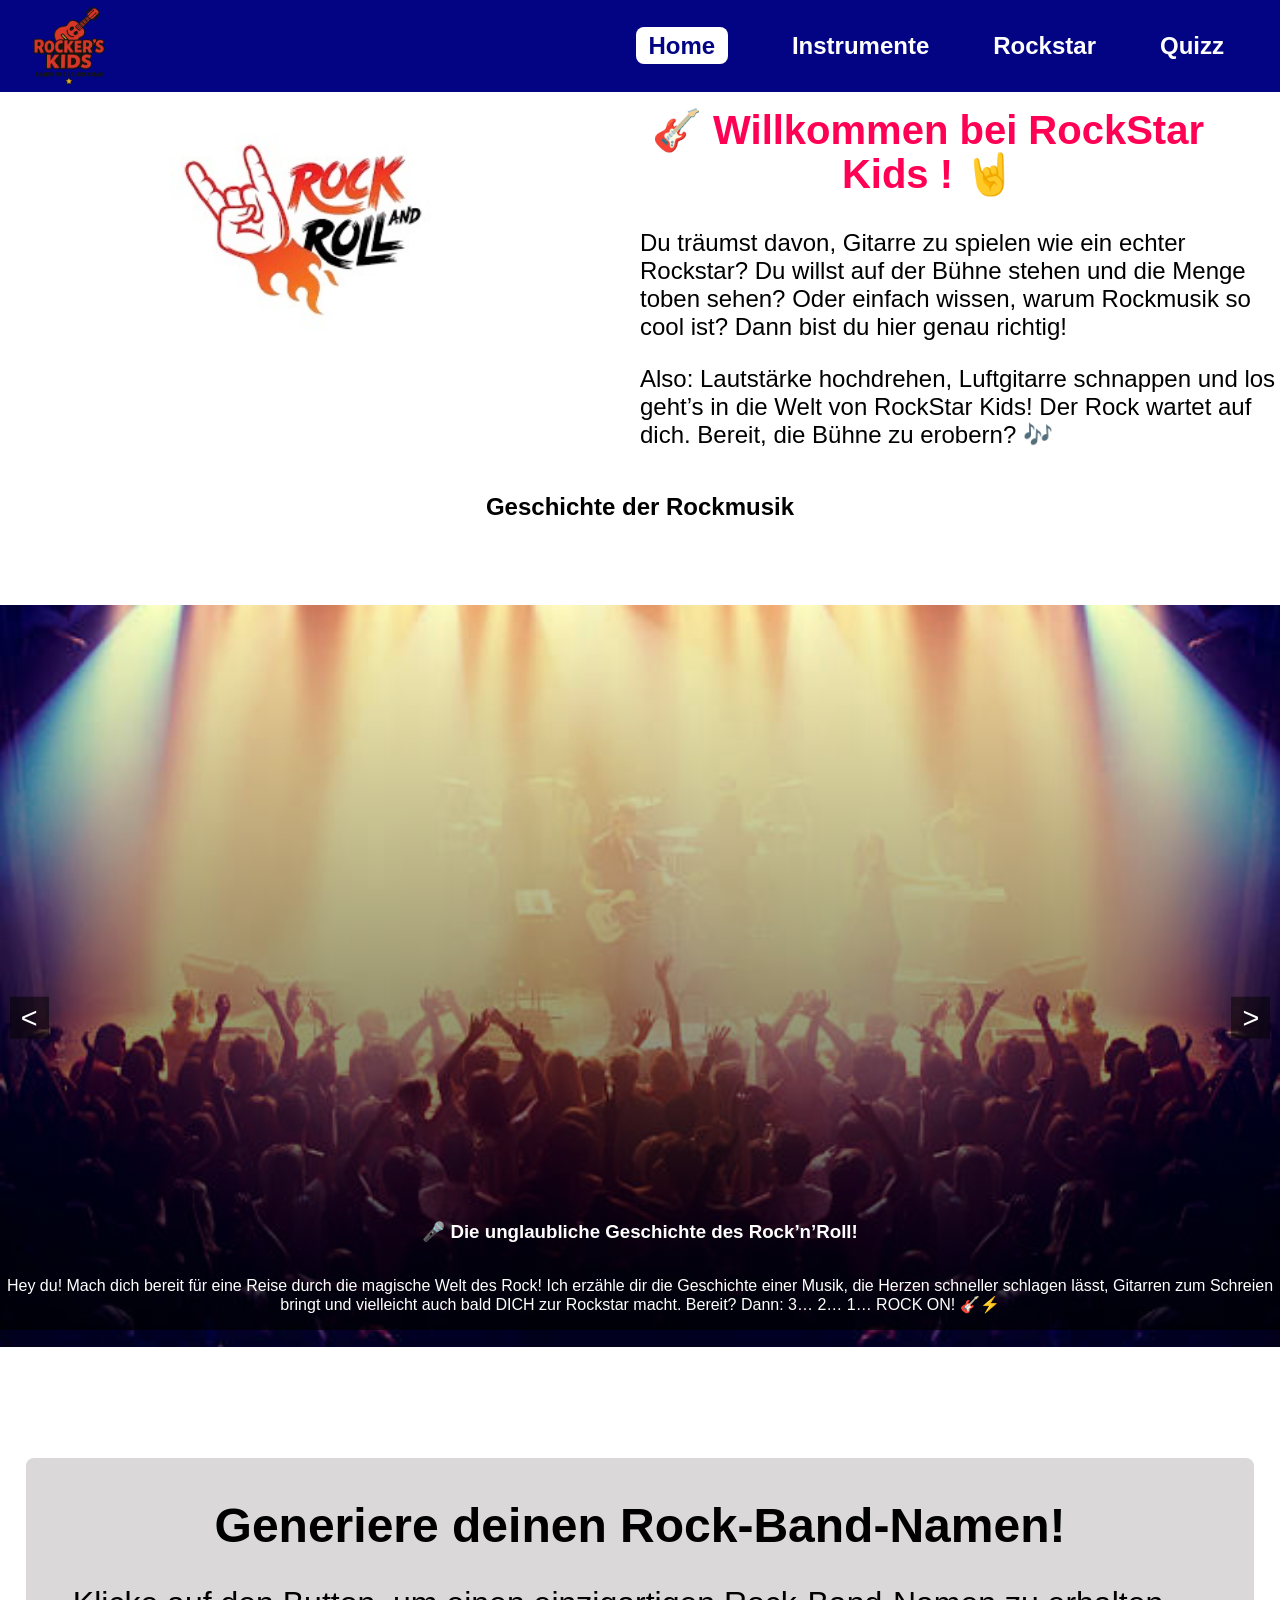
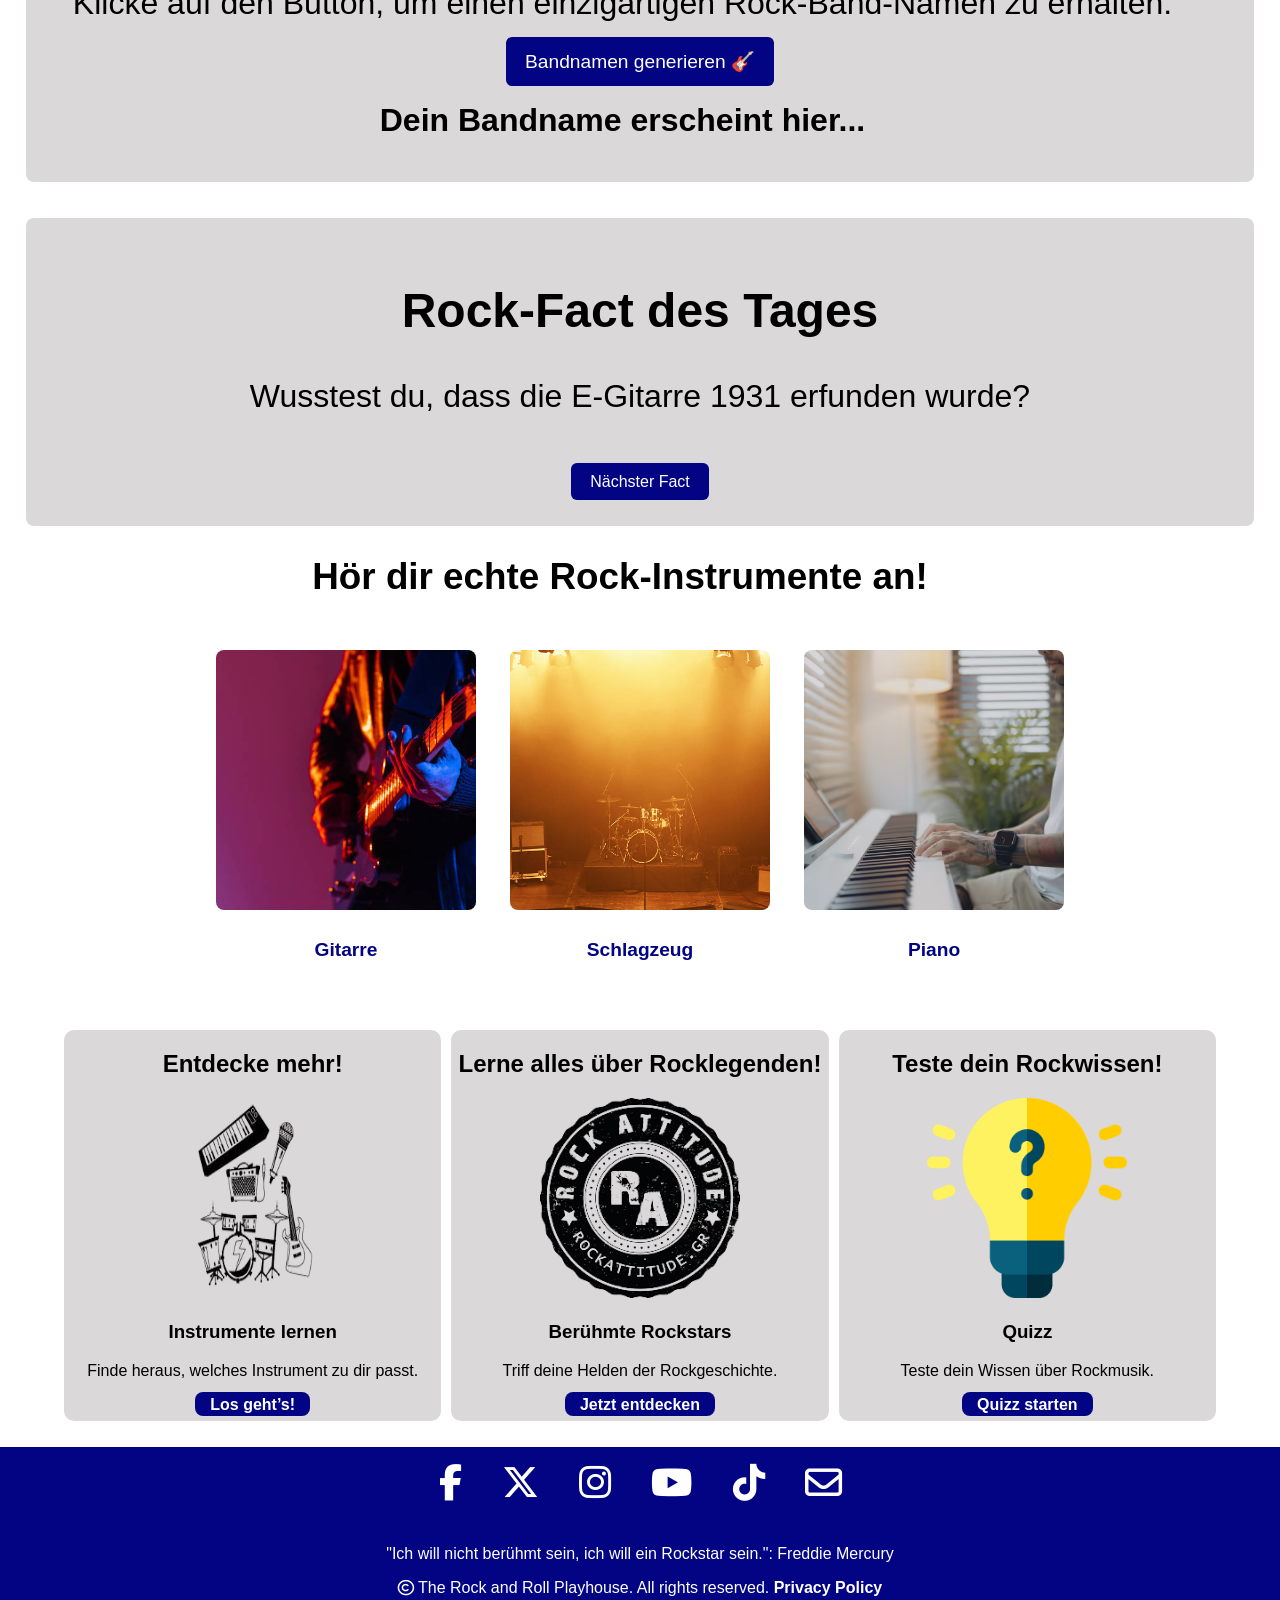
<file: Index.html>
<!DOCTYPE html>
<html lang="de">
<head>
  <link rel="icon" href="Icon.png" type="image/x-icon">
  <meta charset="UTF-8" />
  <meta name="viewport" content="width=device-width, initial-scale=1.0" />
  <meta name="keywords"
    content="Rockgeschichte, Rockmusik, Kinder, Instrumente, Quiz, Musik hören, Musik lernen, Rock-Facts">
  <meta name="description"
    content="Erkunde die Geschichte des Rock, höre Instrumente und entdecke spannende Fakten und alles auf einer coolen Kinderseite mit Quiz!">
  <meta name="author" content="Hairsaint">

  <title>Kinder Rockstars, Musik lernen, spielen & Rockstar werden</title>

  <link rel="stylesheet" href="Stylesheet.css" />
  <link rel="stylesheet" href="https://cdnjs.cloudflare.com/ajax/libs/font-awesome/6.5.0/css/all.min.css"
    integrity="sha512-..." crossorigin="anonymous" referrerpolicy="no-referrer" />

  <!-- **************************** OG:GRAPH ************************************************************-->
  <meta property="og:title" content="Kinder Rockstars, entdecke Rockgeschichte & Musikspaß!" />
  <meta property="og:description"
    content="Rockgeschichte, interaktive Rock-Facts, echte Sounds und ein Quiz und alles für Kinder, die Rockmusik entdecken wollen!" />
  <meta property="og:image" content="img/social-preview.jpg" />
  <meta property="og:url" content="https://index.html" />
  <meta property="og:type" content="Webseite" />
  <meta property="og:locale" content="de_DE" />


  <!-- **************************** SCHEMA-MARKUP ************************************************************-->


  <script type="application/ld+json">
{
  "@context": "https://schema.org",
  "@type": "EducationalOrganization",
  "name": "Kinder Rockstars",
  "url": "https://index.html",
  "logo": "https://index.html/FavIcon.png",
  "description": "Erkunde die Geschichte des Rock, höre Instrumente und entdecke spannende Fakten und alles auf einer coolen Kinderseite mit Quiz!",
  "sameAs": [
    "https://facebook.com",
    "https://twitter.com",
    "https://instagram.com",
    "https://youtube.com",
    "https://tiktok.com"
  ]
}
</script>
</head>

<body class="main-grid">
  <!-- 2. Header with Navigation -->
  <header>
    <nav class="navbar">
      <img src="Icon.png" class="Logo" alt="Kinder Rockstars Logo">
      <ul class="nav-links hidden" id="menu">
        <li><a href="index.html" aria-current="page">Home</a></li>
        <li><a href="Instrumente.html">Instrumente</a></li>
        <li><a href="Rockstar.html">Rockstar</a></li>
        <li><a href="quizz.html">Quizz</a></li>
      </ul>
      <i class="fa fa-bars" id="appear"></i>
    </nav>
  </header>
  <main class="page-grid">
    <!-- Hero-Sektion -->
    <section class="hero">
      <div class="hero-image">
        <img src="startseite-bilder/Rock-and-Roll.jpeg" alt="Junger Rockstar mit Gitarre">
      </div>
      <div class="hero-text">
        <h1> 🎸 Willkommen bei RockStar Kids ! 🤘</h1>
        <p>
          Du träumst davon, Gitarre zu spielen wie ein echter Rockstar? Du willst
          auf der Bühne stehen und die Menge toben sehen? Oder einfach wissen, warum
          Rockmusik so cool ist? Dann bist du hier genau richtig!</p>
          <p>Also: Lautstärke hochdrehen, Luftgitarre schnappen und los geht’s in die Welt von RockStar Kids!
          Der Rock wartet auf dich. Bereit, die Bühne zu erobern? 🎶
        </p>
      </div>
    </section>

    <!-- Slider: Geschichte der Rockmusik -->
    
      <h2>Geschichte der Rockmusik</h2>
      <section class="rock-history-slider">
      <div class="slider-wrapper">
        <button class="slider-nav prev" id="move-off" aria-label="Vorheriger Abschnitt">&lt;</button>
        <button class="slider-nav next" id="move-on" aria-label="Nächster Abschnitt">&gt;</button>
        <div class="slides">
          <div class="sliderock" data-title="einleitung">
            <div class="slide-content">
              <img src="startseite-bilder/1950er.jpg" alt="Rock’n’Roll der 1950er">
              <div class="overlay">
                <h3>🎤 Die unglaubliche Geschichte des Rock’n’Roll!</h3>
                <p>Hey du!
                  Mach dich bereit für eine Reise durch die magische Welt des Rock!
                  Ich erzähle dir die Geschichte einer Musik, die Herzen schneller schlagen lässt, Gitarren zum Schreien
                  bringt
                  und vielleicht auch bald DICH zur Rockstar macht.
                  Bereit? Dann: 3… 2… 1… ROCK ON! 🎸⚡
                </p>
              </div>
            </div>
        </div>
          <div class="sliderock" data-title="1950er">
            <div class="slide-content">
              <img src="startseite-bilder/1950er.jpg" alt="Beat-Ära der 1960er">
              <div class="overlay">
                <h3>🎙 1950er Als der Rock erwacht</h3>
                <p>In den 1950er-Jahren wurde der Rock’n’Roll geboren und zwar mit einem riesigen Wumms! 💥</p>
                <div>
                  <p> Er kam aus Amerika und war eine wilde Mischung aus Blues, Country und Rhythm’n’Blues.</p>
                  <p>👑 Elvis Presley wurde der King er tanzte, sang und brachte die Welt zum Beben!</p>
                  <p>🎸 Chuck Berry erfand die ersten Gitarrensoli</p>
                  <p>🎹 Little Richard sprang auf seinem Klavier herum und schrie „Woooo!“</p>
                  </div>
                <p>Die Erwachsenen fanden’s zu wild. Die Jugendlichen? Die liebten es natürlich! 😎</p>
              </div>
            </div>
        </div>
          <div class="sliderock" data-title="1960er">
            <div class="slide-content">
              <img src="startseite-bilder/1960er.jpg" alt="Beat-Ära der 1960er">
              <div class="overlay">
                <h3> 1960er Rock erobert die Welt</h3>
                <p>Jetzt wurde der Rock groß richtig groß! In England tauchten neue Bands auf, und die „British
                  Invasion“ begann.</p>
                <div>
                  <p> 🎤 The Beatles brachten Hits, Herz und Harmonie</p>
                  <p>😈 The Rolling Stones waren wilder, frecher, lauter</p>
                  <p>🎸 Jimi Hendrix? Der spielte Gitarre mit den Zähnen!</p>
                  <p>🎤 Janis Joplin, The Doors, The Who alle anders, alle legendär</p>
                  <p>🌸 Und bei Woodstock, dem berühmtesten Festival aller Zeiten, feierten Tausende mit Musik, Frieden
                    und Blumen im Haar.</p>
                </div>
              </div>
            </div>
        </div>
          <div class="sliderock" data-title="1970er">
            <div class="slide-content">
              <img src="startseite-bilder/1970er.jpg" alt="Classic Rock der 1970er">
              <div class="overlay">
                <h3>⚡ 1970er Der Rock wird riesig </h3>
                <p>Jetzt wird’s laut, richtig LAUT! Der Rock wächst und wächst entstehen viele
                  neue Stile: Hard Rock, Punk, Glam Rock, Prog Rock… </p>
                <div>
                  <p> 🔥 Led Zeppelin bringt die Wände zum Wackeln</p>
                  <p> 👨 Pink Floyd schickt dich auf eine Reise durchs Weltall </p>
                  <p> 👑 Queen macht jede Show zum Musical</p>
                  <p> 🧷 The Ramones schreien einfach „1, 2, 3, 4!“ und fertig ist der Punkrock!</p>
                  </div>
                <p> Der Rock hat jetzt tausend Gesichter und jedes davon rockt! </p>
              </div>
            </div>
        </div>
          <div class="sliderock" data-title="1980er">
            <div class="slide-content">
              <img src="startseite-bilder/1980er.jpg" alt="Classic Rock der 1980er">
              <div class="overlay">
                <h3>📺 1980er Rock kommt ins Fernsehen </h3>
                <p>Boom! Jetzt gibt’s MTV der erste Musiksender.</p>
                <p> Rockmusik wird bunt, schrill und total verrückt!</p>
                <div>
                  <p>🎸 Bon Jovi, Guns N’ Roses, AC/DC bringen Gitarren-Sound ohne Ende</p>
                  <p>💀 Metallica und Iron Maiden machen’s richtig heavy</p>
                  <p>👨‍🎤 David Bowie, Prince, The Police. Rock wird Kunst und Style</p>
                  <p>💇‍♀ Riesige Frisuren, enge Hosen, Gitarrensolos in Zeitlupe, das waren die 80s! Und alle haben
                  mitgerockt.</p>
                  </div>
                <p>Der Rock ist jetzt nicht nur Musik, sondern ein Lebensgefühl!</p>
              </div>
            </div>
          </div>
          <div class="sliderock" data-title="1990er">
            <div class="slide-content">
              <img src="startseite-bilder/1990er.jpg" alt="Classic Rock der 1990er">
              <div class="overlay">
                <h3>😎 1990er Der Rock wird ernst… und cool</h3>
                <p>Jetzt wird’s etwas dunkler… aber immer noch richtig stark. </p>
                <p> Der Rock wird ehrlich, laut, manchmal traurig, aber nie langweilig. </p>
                <div>
                  <p>🎸 Nirvana mit Kurt Cobain spricht vielen Jugendlichen aus der Seele</p>
                  <p>🔥 Red Hot Chili Peppers mixen Funk und Rock</p>
                  <p> Green Day, Blink-182 bringen den Punk zurück</p>
                  <p>🩵Oasis, Blur machen Britpop, der aus jedem Song einen Hit macht</p>
                  <p>Es geht jetzt mehr um Gefühle, Sorgen, Wut aber immer mit fettem Gitarrensound!</p>
                  </div>
              </div>
            </div>
        </div>
          <div class="sliderock" data-title="2000er">
            <div class="slide-content">
              <img src="startseite-bilder/2000er.jpg" alt="Classic Rock der 2000er">
              <div class="overlay">
                <h3>🌐 2000er Rock goes Internet</h3>
                <p>Das Internet ist da und plötzlich verändert sich alles!</p>
                <p>Jetzt kann jede Band ihre Songs ins Netz stellen. Und der Rock? Der wird kreativer denn je.</p>
                <div>
                  <p>🎧 Linkin Park mischt Rock mit Rap und Elektronik</p>
                  <p>🧪 Muse, The White Stripes, Arctic Monkeys machen ihren eigenen Sound</p>
                  <p>🎤 Paramore, My Chemical Romance bringen Emo-Rock mit Gefühl</p>
                  <p>🎸 Und Bands wie Coldplay, Foo Fighters zeigen, dass Rock immer noch groß ist.</p>
                </div>
                <p>Rock wird bunter, freier, verrückter und für alle zugänglich!</p>
              </div>
            </div>
        </div>
          <div class="sliderock" data-title="2010er">
            <div class="slide-content">
              <img src="startseite-bilder/2010er.jpg" alt="Classic Rock der 1970er">
              <div class="overlay">
                <h3>🎧 2010er Rock mischt sich unter die anderen</h3>
                <p>Pop, Rap und Hip-Hop werden immer größer. Aber der Rock? Der bleibt da nur ein bisschen versteckter.
                </p>
                <div>
                  <p>🔥 Imagine Dragons, Twenty One Pilots bringen neue Sounds mit alten Rock-Wurzeln </p>
                  <p>🎸 Foo Fighters halten die Rock-Fahne hoch</p>
                  <p>🎭 My Chemical Romance feiern ein großes Comeback</p>
                  <p>🎤 Und Bands wie The Killers, Arctic Monkeys zeigen, dass Rock immer noch cool ist.</p>
                </div>
                <p>Der Rock ist nicht mehr überall, aber er lebt weiter, in neuen Formen und Sounds.</p>
              </div>
            </div>
        </div>
          <div class="sliderock" data-title="2020er">
            <div class="slide-content">
              <img src="startseite-bilder/2020er.avif" alt="Classic Rock der 1970er">
              <div class="overlay">
                <h3>📱 2020er Der Rock kommt zurück</h3>
                <p>Und plötzlich… ist Rock wieder angesagt! Auf TikTok, YouTube und in Serien taucht er wieder auf.</p>
                <div>
                  <p> Måneskin aus Italien gewinnen den ESC und bringen Glam-Rock zurück</p>
                  <p>🎤 Neue Bands aus der ganzen Welt starten durch ohne Plattenfirma, nur mit ihrem Handy</p>
                  <p>🎶 Und die Fans? Die sind immer noch da, laut und stolz!<p>
                  <p>👩‍🎤 Viele coole Mädchen zeigen, dass Rock nicht nur für Jungs ist!</p>
                  </div>
                <p>Der Rock ist frech, modern, wild genau wie du.</p>
              </div>
            </div>
        </div>
          <div class="sliderock" data-title="aktuell">
            <div class="slide-content">
              <img src="startseite-bilder/aktuell.jpg" alt="Classic Rock der aktueller Zeit">
              <div class="overlay">
                <h3>🌟 Heute Deine Zeit zum Rocken!</h3>
                <p>So, Du hast jetzt die ganze Geschichte gehört. Von Elvis bis TikTok, von Gitarrensoli bis
                  Stage-Dives…
                  Jetzt fehlt nur noch eins:</p>
                <h4>👉 DU!</h4>
                <div>
                  <p> Willst du Gitarre lernen? </p>
                  <p>Eine Band gründen?</p>
                  <p>Einen coolen Rock-Namen finden?</p>
                  <p>Oder einfach wissen, wie du zur Rockstar wirst?</p>
                  <p>Dann los dein Kapitel in der Geschichte des Rock beginnt JETZT.</p>
                </div>
                <h4>🎸 ROCK ON, MINI-ROCKER! 🎤🔥</h4>
              </div>
            </div>
        </div>
        </div>
      </div>
    </section>

    <!-- Band-Name-Generator -->
    <section class="band-name-generator">
      <h2>Generiere deinen Rock-Band-Namen!</h2>
      <p>Klicke auf den Button, um einen einzigartigen Rock-Band-Namen zu erhalten.</p>
      <button id="generate-bandname" type="button">Bandnamen generieren 🎸</button>
      <p id="bandname-output" aria-live="polite" class="bandname-output">
        Dein Bandname erscheint hier...
      </p>
    </section>

    <!-- Rock-Fact-Sektion -->
    <section class="facts">
      <h2>Rock-Fact des Tages</h2>
      <p id="fact-text">Wusstest du, dass die E-Gitarre 1931 erfunden wurde?</p>
      <button id="next-fact">Nächster Fact</button>
    </section>

    <!-- Instrumenten-Sound-Sektion -->
    <section class="sounds">
      <h2>Hör dir echte Rock-Instrumente an!</h2>
      <div class="sound-gallery">
        <figure class="instrument" data-sound="sounds/guitar.mp3">
          <img src="startseite-bilder/instrument-guitarre.jpg" alt="Gitarre sound" />
          <figcaption>Gitarre</figcaption>
        </figure>
        <figure class="instrument" data-sound="sounds/drums.mp3">
          <img src="startseite-bilder/schlagzeug.jpg" alt="Schlagzeug sound" />
          <figcaption>Schlagzeug</figcaption>
        </figure>
        <figure class="instrument" data-sound="sounds/piano.mp3">
          <img src="startseite-bilder/piano.avif" alt="Piano sound" />
          <figcaption>Piano</figcaption>
        </figure>
      </div>
    </section>

    <!-- Teaser-Slider -->
    <section class="teaser-slider">
          <div class="sliderocky">
            <article class="sub-sliderock">
              <h2>Entdecke mehr!</h2>
              <img src="startseite-bilder/download-removebg-preview (3).png" alt="Instrumente entdecken">
              <h3>Instrumente lernen</h3>
              <p>Finde heraus, welches Instrument zu dir passt.</p>
              <a href="Instrumente.html">Los geht’s!</a>
            </article>
        </div>
          <div class="sliderocky">
            <article class="sub-sliderock">
              <h2>Lerne alles über Rocklegenden!</h2>
              <img src="startseite-bilder/images-removebg-preview.png" alt="Rocklegenden kennenlernen">
              <h3>Berühmte Rockstars</h3>
              <p>Triff deine Helden der Rockgeschichte.</p>
              <a href="Rockstar.html">Jetzt entdecken</a>
            </article>
        </div>
          <div class="sliderocky">
            <article class="sub-sliderock">
              <h2>Teste dein Rockwissen!</h2>
              <img src="startseite-bilder/quiz.png" alt="Quiz spielen">
              <h3>Quizz</h3>
              <p>Teste dein Wissen über Rockmusik.</p>
              <a href="quizz.html">Quizz starten</a>
            </article>
        </div>
    </section>
  </main>
  <footer>
    <div class="fontawesome">
      <a href="https://facebook.com"><i class="fa-brands fa-facebook-f"></i></a>
      <a href="https://twitter.com"><i class="fa-brands fa-x-twitter"></i></a>
      <a href="https://instagram.com"><i class="fa-brands fa-instagram"></i></a>
      <a href="https://youtube.com"><i class="fa-brands fa-youtube"></i></a>
      <a href="https://tiktok.com"><i class="fa-brands fa-tiktok"></i></a>
      <a href="mailto:contact@example.com"><i class="fa-regular fa-envelope"></i></a>
    </div>
    <div class="footer-text">
      <blockquote>"Ich will nicht berühmt sein, ich will ein Rockstar sein.": Freddie Mercury</blockquote>
      <p><i class="fa-regular fa-copyright"></i>
        The Rock and Roll Playhouse. All rights reserved. <b>Privacy Policy</b></p>
    </div>
  </footer>
  <script src="Features.js"></script>
  <script src="Index.js"></script>
</body>
</html>
</file>
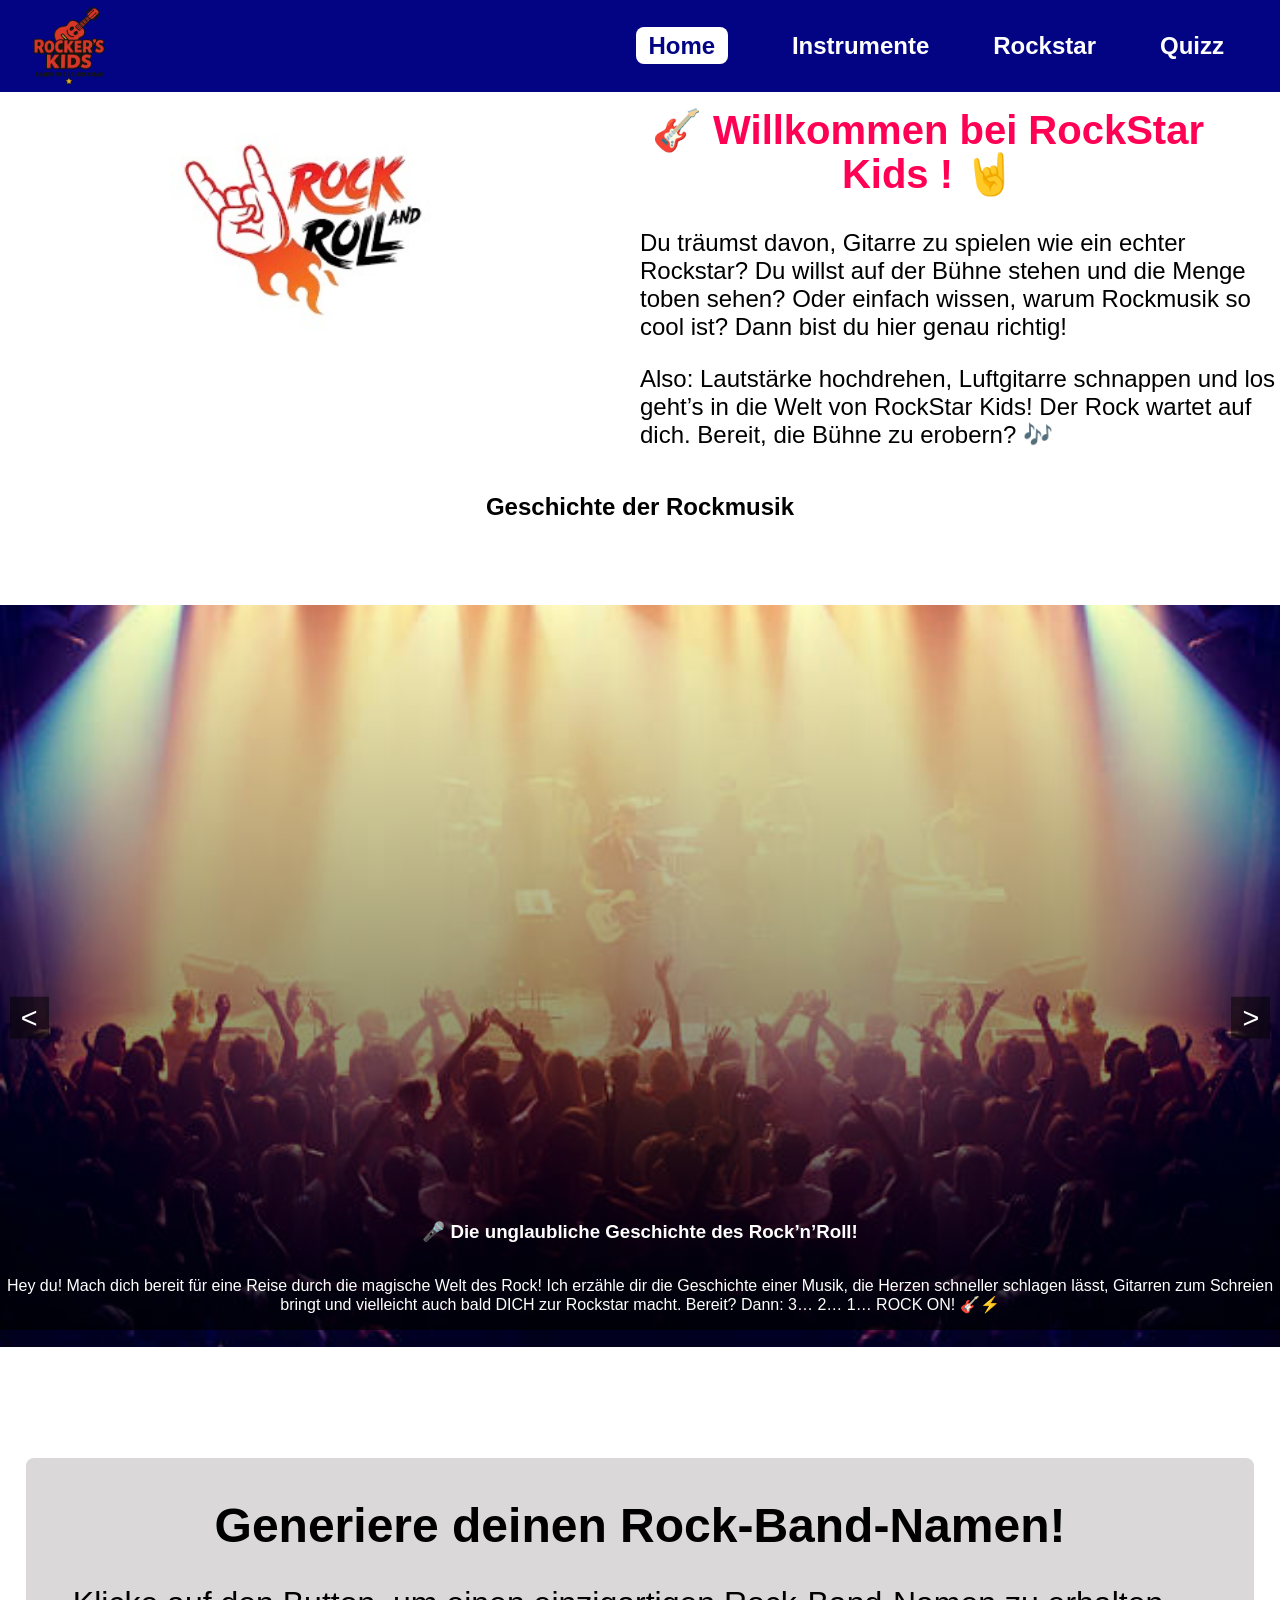
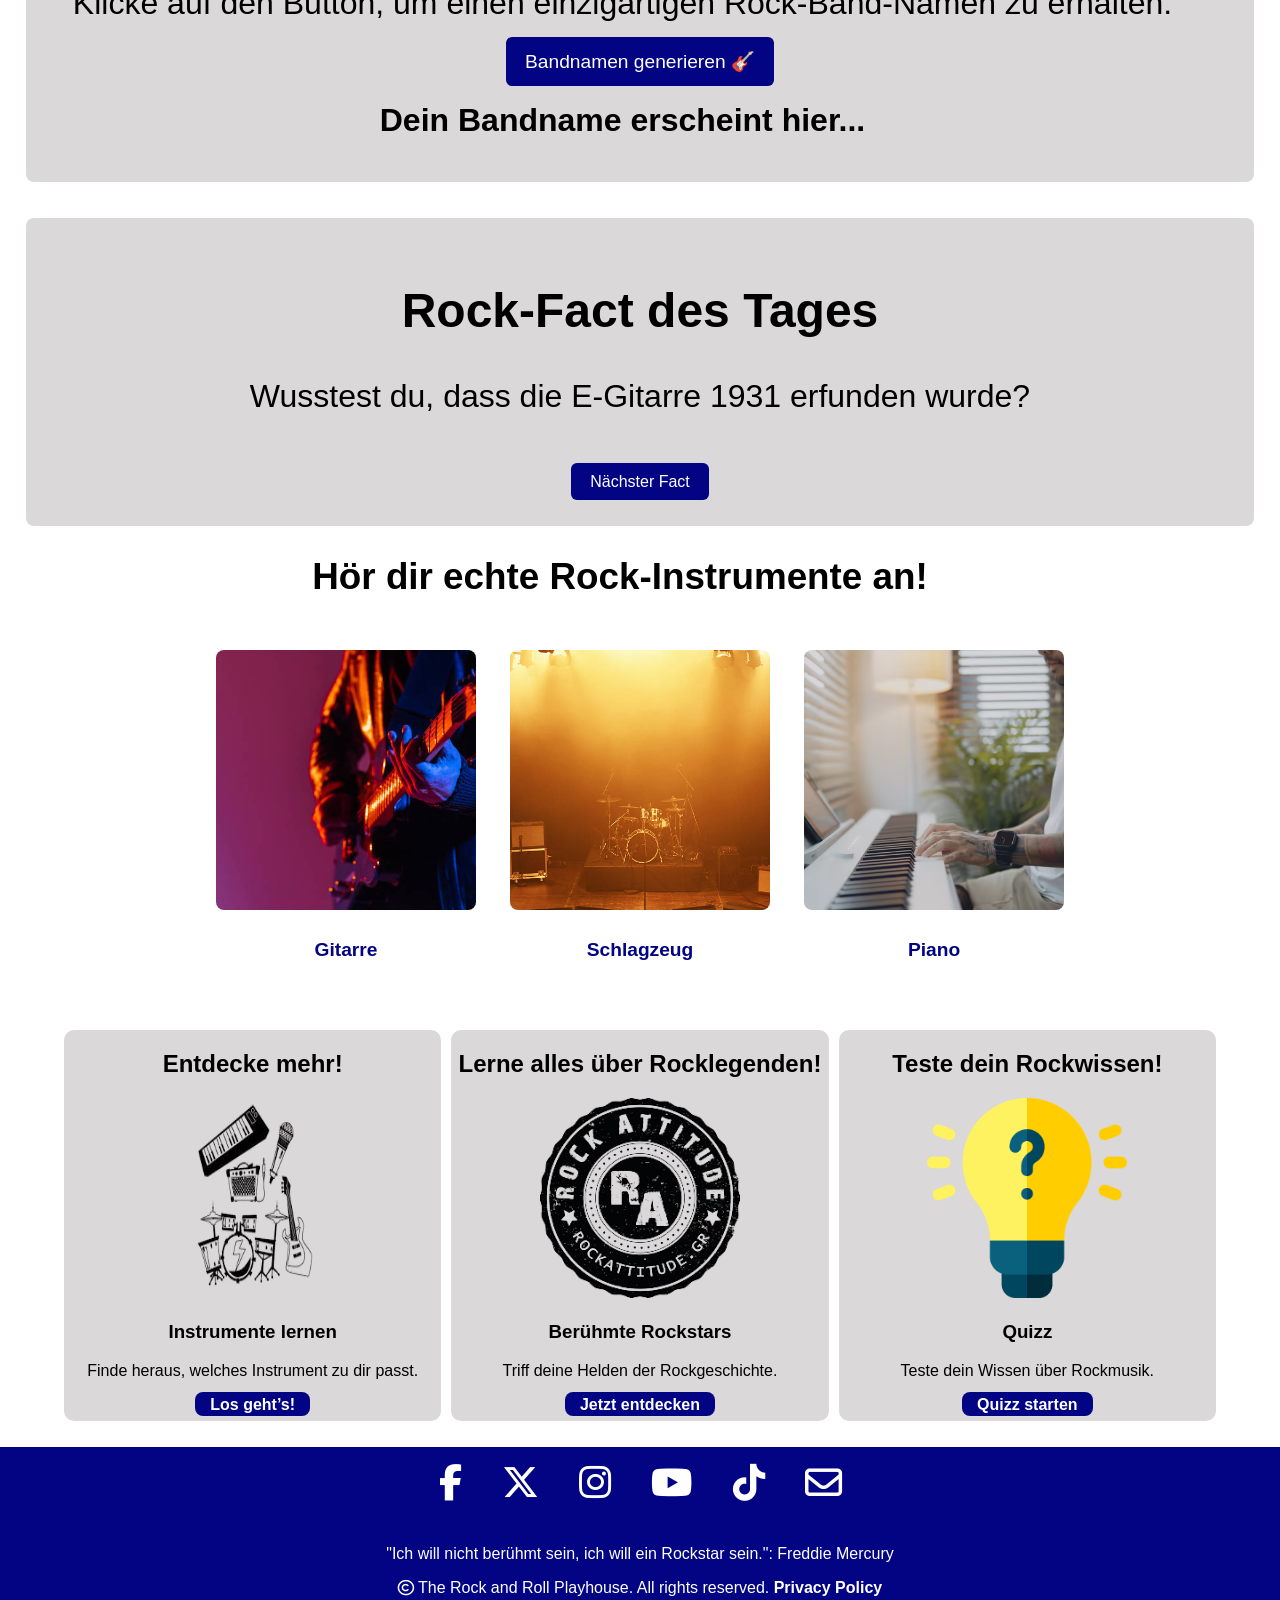
<file: index.html>
<!DOCTYPE html>
<html lang="de">
<head>
  <link rel="icon" href="Icon.png" type="image/x-icon">
  <meta charset="UTF-8" />
  <meta name="viewport" content="width=device-width, initial-scale=1.0" />
  <meta name="keywords"
    content="Rockgeschichte, Rockmusik, Kinder, Instrumente, Quiz, Musik hören, Musik lernen, Rock-Facts">
  <meta name="description"
    content="Erkunde die Geschichte des Rock, höre Instrumente und entdecke spannende Fakten und alles auf einer coolen Kinderseite mit Quiz!">
  <meta name="author" content="Hairsaint">

  <title>Kinder Rockstars, Musik lernen, spielen & Rockstar werden</title>

  <link rel="stylesheet" href="Stylesheet.css" />
  <link rel="stylesheet" href="https://cdnjs.cloudflare.com/ajax/libs/font-awesome/6.5.0/css/all.min.css"
    integrity="sha512-..." crossorigin="anonymous" referrerpolicy="no-referrer" />

  <!-- **************************** OG:GRAPH ************************************************************-->
  <meta property="og:title" content="Kinder Rockstars, entdecke Rockgeschichte & Musikspaß!" />
  <meta property="og:description"
    content="Rockgeschichte, interaktive Rock-Facts, echte Sounds und ein Quiz und alles für Kinder, die Rockmusik entdecken wollen!" />
  <meta property="og:image" content="img/social-preview.jpg" />
  <meta property="og:url" content="https://index.html" />
  <meta property="og:type" content="Webseite" />
  <meta property="og:locale" content="de_DE" />


  <!-- **************************** SCHEMA-MARKUP ************************************************************-->


  <script type="application/ld+json">
{
  "@context": "https://schema.org",
  "@type": "EducationalOrganization",
  "name": "Kinder Rockstars",
  "url": "https://index.html",
  "logo": "https://index.html/FavIcon.png",
  "description": "Erkunde die Geschichte des Rock, höre Instrumente und entdecke spannende Fakten und alles auf einer coolen Kinderseite mit Quiz!",
  "sameAs": [
    "https://facebook.com",
    "https://twitter.com",
    "https://instagram.com",
    "https://youtube.com",
    "https://tiktok.com"
  ]
}
</script>
</head>

<body class="main-grid">
  <!-- 2. Header with Navigation -->
  <header>
    <nav class="navbar">
      <img src="Icon.png" class="Logo" alt="Kinder Rockstars Logo">
      <ul class="nav-links hidden" id="menu">
        <li><a href="index.html" aria-current="page">Home</a></li>
        <li><a href="instrumente.html">Instrumente</a></li>
        <li><a href="rockstar.html">Rockstar</a></li>
        <li><a href="quizz.html">Quizz</a></li>
      </ul>
      <i class="fa fa-bars" id="appear"></i>
    </nav>
  </header>
  <main class="page-grid">
    <!-- Hero-Sektion -->
    <section class="hero">
      <div class="hero-image">
        <img src="startseite-bilder/Rock-and-Roll.jpeg" alt="Junger Rockstar mit Gitarre">
      </div>
      <div class="hero-text">
        <h1> 🎸 Willkommen bei RockStar Kids ! 🤘</h1>
        <p>
          Du träumst davon, Gitarre zu spielen wie ein echter Rockstar? Du willst
          auf der Bühne stehen und die Menge toben sehen? Oder einfach wissen, warum
          Rockmusik so cool ist? Dann bist du hier genau richtig!</p>
          <p>Also: Lautstärke hochdrehen, Luftgitarre schnappen und los geht’s in die Welt von RockStar Kids!
          Der Rock wartet auf dich. Bereit, die Bühne zu erobern? 🎶
        </p>
      </div>
    </section>

    <!-- Slider: Geschichte der Rockmusik -->
    
      <h2>Geschichte der Rockmusik</h2>
      <section class="rock-history-slider">
      <div class="slider-wrapper">
        <button class="slider-nav prev" id="move-off" aria-label="Vorheriger Abschnitt">&lt;</button>
        <button class="slider-nav next" id="move-on" aria-label="Nächster Abschnitt">&gt;</button>
        <div class="slides">
          <div class="sliderock" data-title="einleitung">
            <div class="slide-content">
              <img src="startseite-bilder/1950er.jpg" alt="Rock’n’Roll der 1950er">
              <div class="overlay">
                <h3>🎤 Die unglaubliche Geschichte des Rock’n’Roll!</h3>
                <p>Hey du!
                  Mach dich bereit für eine Reise durch die magische Welt des Rock!
                  Ich erzähle dir die Geschichte einer Musik, die Herzen schneller schlagen lässt, Gitarren zum Schreien
                  bringt
                  und vielleicht auch bald DICH zur Rockstar macht.
                  Bereit? Dann: 3… 2… 1… ROCK ON! 🎸⚡
                </p>
              </div>
            </div>
        </div>
          <div class="sliderock" data-title="1950er">
            <div class="slide-content">
              <img src="startseite-bilder/1950er.jpg" alt="Beat-Ära der 1960er">
              <div class="overlay">
                <h3>🎙 1950er Als der Rock erwacht</h3>
                <p>In den 1950er-Jahren wurde der Rock’n’Roll geboren und zwar mit einem riesigen Wumms! 💥</p>
                <div>
                  <p> Er kam aus Amerika und war eine wilde Mischung aus Blues, Country und Rhythm’n’Blues.</p>
                  <p>👑 Elvis Presley wurde der King er tanzte, sang und brachte die Welt zum Beben!</p>
                  <p>🎸 Chuck Berry erfand die ersten Gitarrensoli</p>
                  <p>🎹 Little Richard sprang auf seinem Klavier herum und schrie „Woooo!“</p>
                  </div>
                <p>Die Erwachsenen fanden’s zu wild. Die Jugendlichen? Die liebten es natürlich! 😎</p>
              </div>
            </div>
        </div>
          <div class="sliderock" data-title="1960er">
            <div class="slide-content">
              <img src="startseite-bilder/1960er.jpg" alt="Beat-Ära der 1960er">
              <div class="overlay">
                <h3> 1960er Rock erobert die Welt</h3>
                <p>Jetzt wurde der Rock groß richtig groß! In England tauchten neue Bands auf, und die „British
                  Invasion“ begann.</p>
                <div>
                  <p> 🎤 The Beatles brachten Hits, Herz und Harmonie</p>
                  <p>😈 The Rolling Stones waren wilder, frecher, lauter</p>
                  <p>🎸 Jimi Hendrix? Der spielte Gitarre mit den Zähnen!</p>
                  <p>🎤 Janis Joplin, The Doors, The Who alle anders, alle legendär</p>
                  <p>🌸 Und bei Woodstock, dem berühmtesten Festival aller Zeiten, feierten Tausende mit Musik, Frieden
                    und Blumen im Haar.</p>
                </div>
              </div>
            </div>
        </div>
          <div class="sliderock" data-title="1970er">
            <div class="slide-content">
              <img src="startseite-bilder/1970er.jpg" alt="Classic Rock der 1970er">
              <div class="overlay">
                <h3>⚡ 1970er Der Rock wird riesig </h3>
                <p>Jetzt wird’s laut, richtig LAUT! Der Rock wächst und wächst entstehen viele
                  neue Stile: Hard Rock, Punk, Glam Rock, Prog Rock… </p>
                <div>
                  <p> 🔥 Led Zeppelin bringt die Wände zum Wackeln</p>
                  <p> 👨 Pink Floyd schickt dich auf eine Reise durchs Weltall </p>
                  <p> 👑 Queen macht jede Show zum Musical</p>
                  <p> 🧷 The Ramones schreien einfach „1, 2, 3, 4!“ und fertig ist der Punkrock!</p>
                  </div>
                <p> Der Rock hat jetzt tausend Gesichter und jedes davon rockt! </p>
              </div>
            </div>
        </div>
          <div class="sliderock" data-title="1980er">
            <div class="slide-content">
              <img src="startseite-bilder/1980er.jpg" alt="Classic Rock der 1980er">
              <div class="overlay">
                <h3>📺 1980er Rock kommt ins Fernsehen </h3>
                <p>Boom! Jetzt gibt’s MTV der erste Musiksender.</p>
                <p> Rockmusik wird bunt, schrill und total verrückt!</p>
                <div>
                  <p>🎸 Bon Jovi, Guns N’ Roses, AC/DC bringen Gitarren-Sound ohne Ende</p>
                  <p>💀 Metallica und Iron Maiden machen’s richtig heavy</p>
                  <p>👨‍🎤 David Bowie, Prince, The Police. Rock wird Kunst und Style</p>
                  <p>💇‍♀ Riesige Frisuren, enge Hosen, Gitarrensolos in Zeitlupe, das waren die 80s! Und alle haben
                  mitgerockt.</p>
                  </div>
                <p>Der Rock ist jetzt nicht nur Musik, sondern ein Lebensgefühl!</p>
              </div>
            </div>
          </div>
          <div class="sliderock" data-title="1990er">
            <div class="slide-content">
              <img src="startseite-bilder/1990er.jpg" alt="Classic Rock der 1990er">
              <div class="overlay">
                <h3>😎 1990er Der Rock wird ernst… und cool</h3>
                <p>Jetzt wird’s etwas dunkler… aber immer noch richtig stark. </p>
                <p> Der Rock wird ehrlich, laut, manchmal traurig, aber nie langweilig. </p>
                <div>
                  <p>🎸 Nirvana mit Kurt Cobain spricht vielen Jugendlichen aus der Seele</p>
                  <p>🔥 Red Hot Chili Peppers mixen Funk und Rock</p>
                  <p> Green Day, Blink-182 bringen den Punk zurück</p>
                  <p>🩵Oasis, Blur machen Britpop, der aus jedem Song einen Hit macht</p>
                  <p>Es geht jetzt mehr um Gefühle, Sorgen, Wut aber immer mit fettem Gitarrensound!</p>
                  </div>
              </div>
            </div>
        </div>
          <div class="sliderock" data-title="2000er">
            <div class="slide-content">
              <img src="startseite-bilder/2000er.jpg" alt="Classic Rock der 2000er">
              <div class="overlay">
                <h3>🌐 2000er Rock goes Internet</h3>
                <p>Das Internet ist da und plötzlich verändert sich alles!</p>
                <p>Jetzt kann jede Band ihre Songs ins Netz stellen. Und der Rock? Der wird kreativer denn je.</p>
                <div>
                  <p>🎧 Linkin Park mischt Rock mit Rap und Elektronik</p>
                  <p>🧪 Muse, The White Stripes, Arctic Monkeys machen ihren eigenen Sound</p>
                  <p>🎤 Paramore, My Chemical Romance bringen Emo-Rock mit Gefühl</p>
                  <p>🎸 Und Bands wie Coldplay, Foo Fighters zeigen, dass Rock immer noch groß ist.</p>
                </div>
                <p>Rock wird bunter, freier, verrückter und für alle zugänglich!</p>
              </div>
            </div>
        </div>
          <div class="sliderock" data-title="2010er">
            <div class="slide-content">
              <img src="startseite-bilder/2010er.jpg" alt="Classic Rock der 1970er">
              <div class="overlay">
                <h3>🎧 2010er Rock mischt sich unter die anderen</h3>
                <p>Pop, Rap und Hip-Hop werden immer größer. Aber der Rock? Der bleibt da nur ein bisschen versteckter.
                </p>
                <div>
                  <p>🔥 Imagine Dragons, Twenty One Pilots bringen neue Sounds mit alten Rock-Wurzeln </p>
                  <p>🎸 Foo Fighters halten die Rock-Fahne hoch</p>
                  <p>🎭 My Chemical Romance feiern ein großes Comeback</p>
                  <p>🎤 Und Bands wie The Killers, Arctic Monkeys zeigen, dass Rock immer noch cool ist.</p>
                </div>
                <p>Der Rock ist nicht mehr überall, aber er lebt weiter, in neuen Formen und Sounds.</p>
              </div>
            </div>
        </div>
          <div class="sliderock" data-title="2020er">
            <div class="slide-content">
              <img src="startseite-bilder/2020er.avif" alt="Classic Rock der 1970er">
              <div class="overlay">
                <h3>📱 2020er Der Rock kommt zurück</h3>
                <p>Und plötzlich… ist Rock wieder angesagt! Auf TikTok, YouTube und in Serien taucht er wieder auf.</p>
                <div>
                  <p> Måneskin aus Italien gewinnen den ESC und bringen Glam-Rock zurück</p>
                  <p>🎤 Neue Bands aus der ganzen Welt starten durch ohne Plattenfirma, nur mit ihrem Handy</p>
                  <p>🎶 Und die Fans? Die sind immer noch da, laut und stolz!<p>
                  <p>👩‍🎤 Viele coole Mädchen zeigen, dass Rock nicht nur für Jungs ist!</p>
                  </div>
                <p>Der Rock ist frech, modern, wild genau wie du.</p>
              </div>
            </div>
        </div>
          <div class="sliderock" data-title="aktuell">
            <div class="slide-content">
              <img src="startseite-bilder/aktuell.jpg" alt="Classic Rock der aktueller Zeit">
              <div class="overlay">
                <h3>🌟 Heute Deine Zeit zum Rocken!</h3>
                <p>So, Du hast jetzt die ganze Geschichte gehört. Von Elvis bis TikTok, von Gitarrensoli bis
                  Stage-Dives…
                  Jetzt fehlt nur noch eins:</p>
                <h4>👉 DU!</h4>
                <div>
                  <p> Willst du Gitarre lernen? </p>
                  <p>Eine Band gründen?</p>
                  <p>Einen coolen Rock-Namen finden?</p>
                  <p>Oder einfach wissen, wie du zur Rockstar wirst?</p>
                  <p>Dann los dein Kapitel in der Geschichte des Rock beginnt JETZT.</p>
                </div>
                <h4>🎸 ROCK ON, MINI-ROCKER! 🎤🔥</h4>
              </div>
            </div>
        </div>
        </div>
      </div>
    </section>

    <!-- Band-Name-Generator -->
    <section class="band-name-generator">
      <h2>Generiere deinen Rock-Band-Namen!</h2>
      <p>Klicke auf den Button, um einen einzigartigen Rock-Band-Namen zu erhalten.</p>
      <button id="generate-bandname" type="button">Bandnamen generieren 🎸</button>
      <p id="bandname-output" aria-live="polite" class="bandname-output">
        Dein Bandname erscheint hier...
      </p>
    </section>

    <!-- Rock-Fact-Sektion -->
    <section class="facts">
      <h2>Rock-Fact des Tages</h2>
      <p id="fact-text">Wusstest du, dass die E-Gitarre 1931 erfunden wurde?</p>
      <button id="next-fact">Nächster Fact</button>
    </section>

    <!-- Instrumenten-Sound-Sektion -->
    <section class="sounds">
      <h2>Hör dir echte Rock-Instrumente an!</h2>
      <div class="sound-gallery">
        <figure class="instrument" data-sound="sounds/guitar.mp3">
          <img src="startseite-bilder/instrument-guitarre.jpg" alt="Gitarre sound" />
          <figcaption>Gitarre</figcaption>
        </figure>
        <figure class="instrument" data-sound="sounds/drums.mp3">
          <img src="startseite-bilder/schlagzeug.jpg" alt="Schlagzeug sound" />
          <figcaption>Schlagzeug</figcaption>
        </figure>
        <figure class="instrument" data-sound="sounds/piano.mp3">
          <img src="startseite-bilder/piano.avif" alt="Piano sound" />
          <figcaption>Piano</figcaption>
        </figure>
      </div>
    </section>

    <!-- Teaser-Slider -->
    <section class="teaser-slider">
          <div class="sliderocky">
            <article class="sub-sliderock">
              <h2>Entdecke mehr!</h2>
              <img src="startseite-bilder/download-removebg-preview-(3).png" alt="Instrumente entdecken">
              <h3>Instrumente lernen</h3>
              <p>Finde heraus, welches Instrument zu dir passt.</p>
              <a href="Instrumente.html">Los geht’s!</a>
            </article>
        </div>
          <div class="sliderocky">
            <article class="sub-sliderock">
              <h2>Lerne alles über Rocklegenden!</h2>
              <img src="startseite-bilder/images-removebg-preview.png" alt="Rocklegenden kennenlernen">
              <h3>Berühmte Rockstars</h3>
              <p>Triff deine Helden der Rockgeschichte.</p>
              <a href="Rockstar.html">Jetzt entdecken</a>
            </article>
        </div>
          <div class="sliderocky">
            <article class="sub-sliderock">
              <h2>Teste dein Rockwissen!</h2>
              <img src="startseite-bilder/quiz.png" alt="Quiz spielen">
              <h3>Quizz</h3>
              <p>Teste dein Wissen über Rockmusik.</p>
              <a href="quizz.html">Quizz starten</a>
            </article>
        </div>
    </section>
  </main>
  <footer>
    <div class="fontawesome">
      <a href="https://facebook.com"><i class="fa-brands fa-facebook-f"></i></a>
      <a href="https://twitter.com"><i class="fa-brands fa-x-twitter"></i></a>
      <a href="https://instagram.com"><i class="fa-brands fa-instagram"></i></a>
      <a href="https://youtube.com"><i class="fa-brands fa-youtube"></i></a>
      <a href="https://tiktok.com"><i class="fa-brands fa-tiktok"></i></a>
      <a href="mailto:contact@example.com"><i class="fa-regular fa-envelope"></i></a>
    </div>
    <div class="footer-text">
      <blockquote>"Ich will nicht berühmt sein, ich will ein Rockstar sein.": Freddie Mercury</blockquote>
      <p><i class="fa-regular fa-copyright"></i>
        The Rock and Roll Playhouse. All rights reserved. <b>Privacy Policy</b></p>
    </div>
  </footer>
  <script src="Features.js"></script>
  <script src="Index.js"></script>
</body>
</html>
</file>
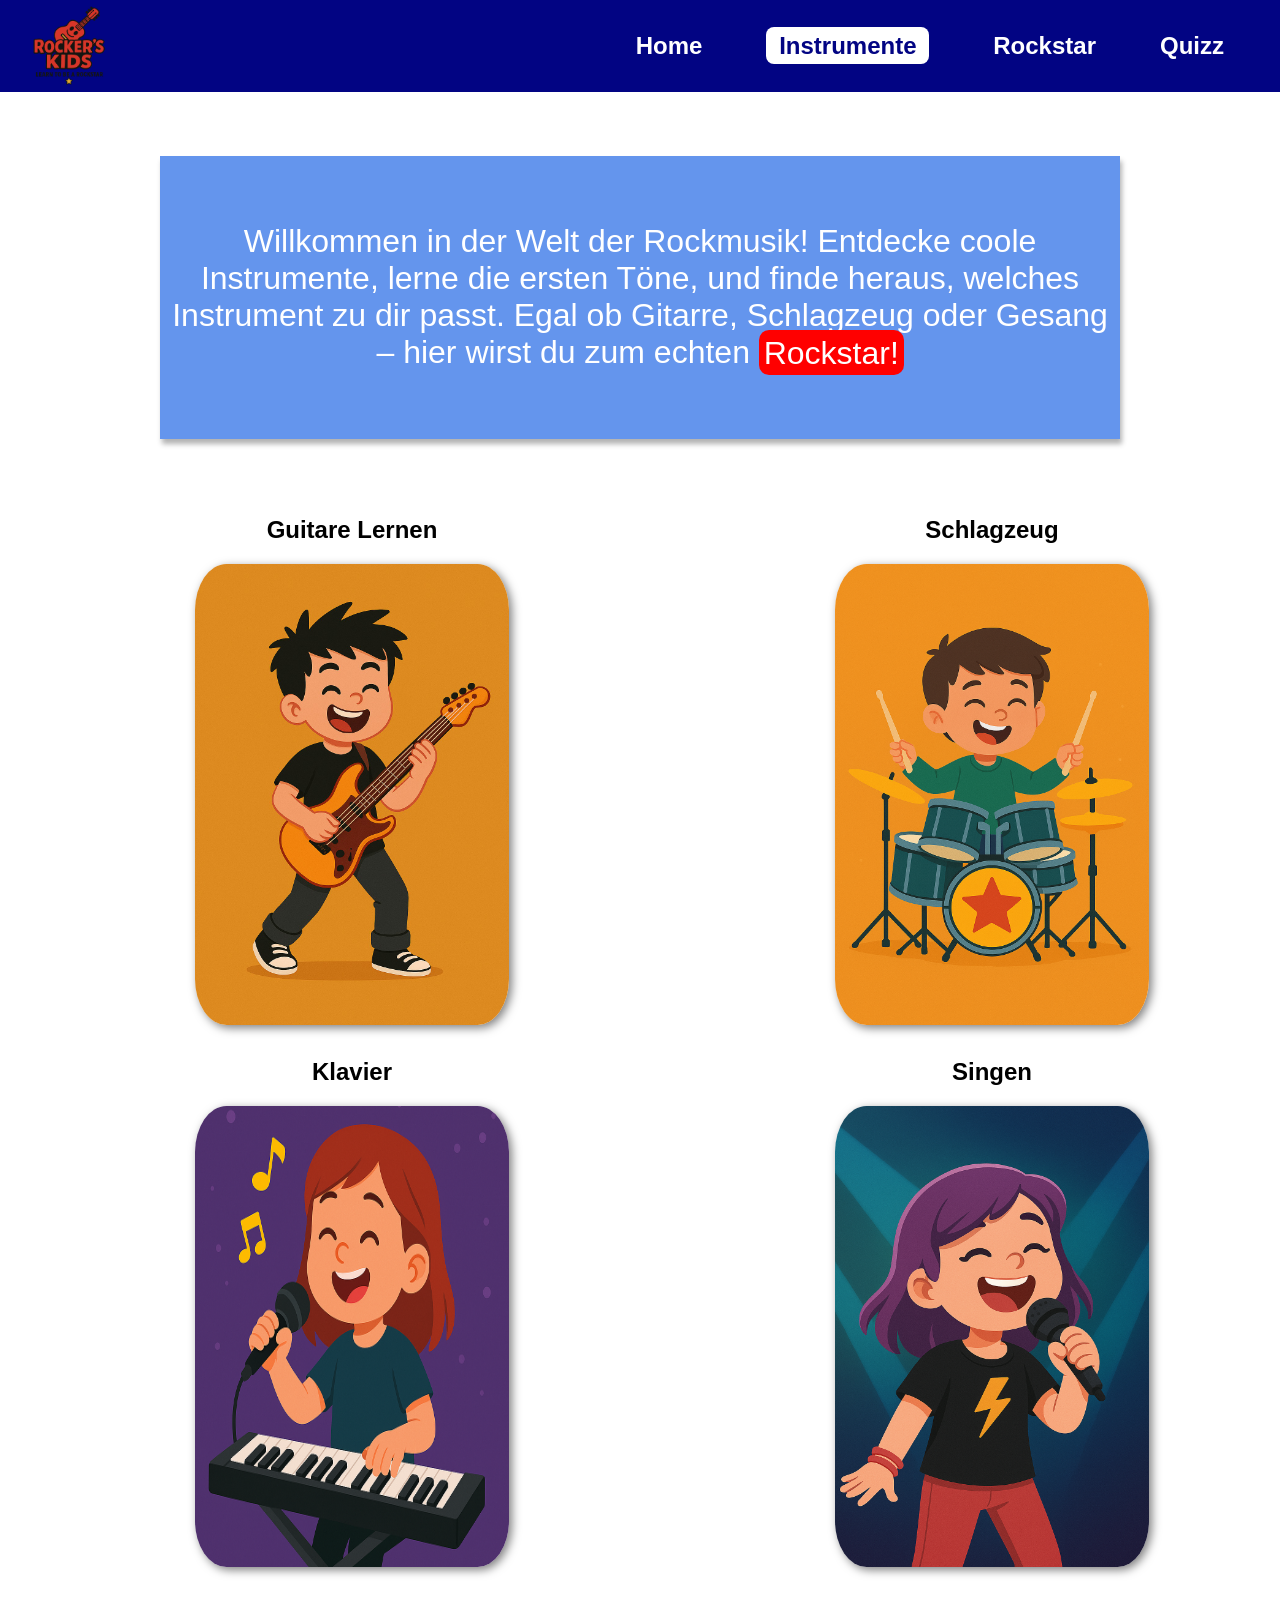
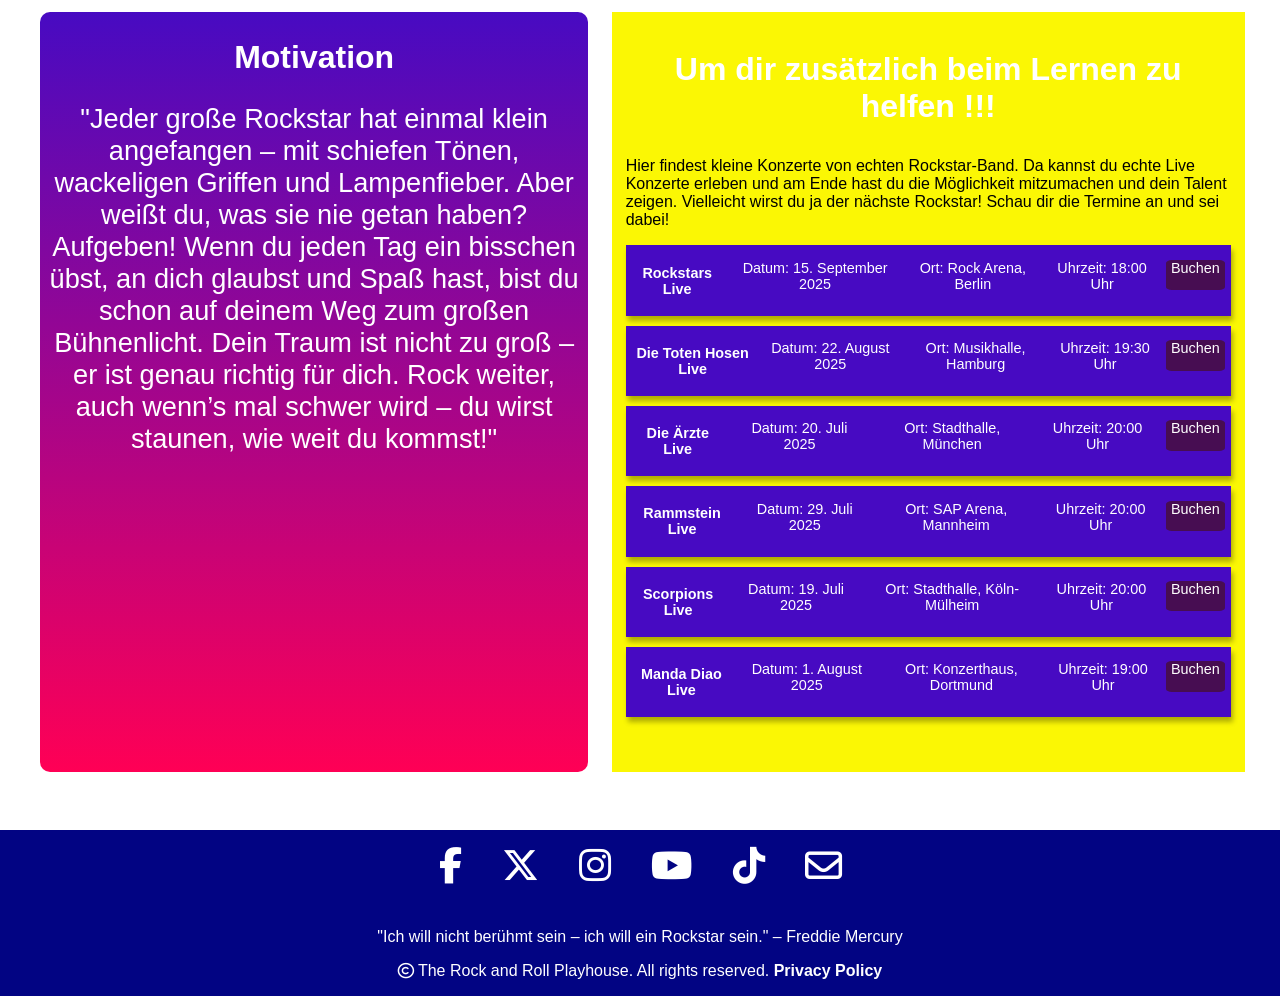
<file: Instrumente.html>
<!DOCTYPE html>
<html lang="en">
  <head>
    <link rel="icon" href="Icon.png" type="image/x-icon">
    <meta charset="UTF-8"/>
    <link rel="stylesheet" href="Stylesheet.css"/>
    <meta name="viewport" content="width=device-width, initial-scale=1.0" />
    <link rel="stylesheet" href="https://cdnjs.cloudflare.com/ajax/libs/font-awesome/6.5.0/css/all.min.css"
      integrity="sha512-..." crossorigin="anonymous" referrerpolicy="no-referrer"/>
    <!----------------------------------------- SEO & AUTHOR ------------------------------------->
    <meta name="description"
      content="Kinder lernen Gitarre, Schlagzeug, Klavier & Gesang. Mit Videos, 
    Tipps & Quiz zum Rockstar werden!"/>
    <meta name="author" content="Hairsaint">
    <meta name="keywords" content="Lerne Instrumente & werde Rockstar!, Perfekt für Kinder."/>
    <meta name="keywords" content="Live Konzerte von Rockband"/>
    <meta name="keywords" content="Ein paar Tipps, um schnell ein Instrument zu Lernen"/>
    <!----------------------------------------- END SEO -------------------------------------->
    <!----------------------------------------- OG:GRAPH ------------------------------------->
    <meta property="og:description" content="Lerne Gitarre, Schlagzeug, Klavier und Gesang mit interaktiven Videos, 
    Tipps und Quizfragen. Entdecke deine musikalischen Fähigkeiten und werde Rockstar!"/>
    <meta property="og:image" content="FavIcon.png"/>
    <meta property="og:url" content="https://instrumente.html"/>
    <meta property="og:type" content="webseite"/>
    <meta property="og:locale" content="de_DE"/>
    <!----------------------------------------- END OG:GRAPH -------------------------------------->
    <!----------------------------------------- SCHEMA-MARKUP ------------------------------------->
    <script type="application/ld+json">
            {
              "@context": "https://schema.org",
              "@type": "EducationalOrganization",
              "name": "Kinder Rockstars",
              "url": "https://instrumente.html",
              "logo": "https://instrumente.html/FavIcon.png",
              "description": "Kinder lernen Gitarre, Schlagzeug, Klavier & Gesang mit Videos, Tipps & Quiz.",
              "sameAs": [
                        "https://facebook.com",
                        "https://twitter.com",
                        "https://instagram.com",
                        "https://youtube.com",
                        "https://tiktok.com"
                        ]
            }
    </script>
  <!-----------------------------------------END SCHEMA-MARKUP ------------------------------------->
    <title>Rockmusik für Kinder | Instrumente lernen & Rockstar werden</title>
  </head>
  <body id="UseInstrument">
    <header>
      <nav class="navbar">
        <img src="Icon.png" class="Logo" alt="Kinder Rockstars Logo">
        <ul class="nav-links hidden" id="menu">
          <li><a href="index.html">Home</a></li>
          <li><a href="Instrumente.html" aria-current="page">Instrumente</a></li>
          <li><a href="Rockstar.html">Rockstar</a></li>
          <li><a href="quizz.html" >Quizz</a></li>
        </ul>
        <i class="fa fa-bars" id="appear"></i>
      </nav>
    </header>
      <section id="introduction">
        <p>Willkommen in der Welt der Rockmusik!
            Entdecke coole Instrumente, lerne die ersten Töne, und finde heraus, 
            welches Instrument zu dir passt. Egal ob Gitarre, Schlagzeug oder 
            Gesang – hier wirst du zum echten <span id="Text">Rockstar!</span></p>
      </section>
      <aside id="One-Section">
        <div class="Lernen">
            <h2>Guitare Lernen</h2>
        <img src="./Instrumente/Gitarre.jpeg" id="Guitare" class="Kinder" alt="Ein Kind mit Guitare-Image">
        </div>
        <div class="Lernen">
            <h2>Schlagzeug</h2>
            <img src="./Instrumente/Schlagzeug.png" id="Schlagzeug" class="Kinder" alt="Ein Bild von einem Kind mit Schlagzeug">
        </div>
        <div class="Lernen">
            <h2>Klavier</h2>
            <img src="./Instrumente/Klavier.png" id="Klavier" class="Kinder" alt="Ein Kind mit Klavier-Image">
        </div>
        <div class="Lernen">
            <h2>Singen</h2>
            <img src="./Instrumente/Singen.png" id="Singen" class="Kinder" alt="Ein Kind gerade am Singen">
        </div>
      </aside>
      <div id="DieKurseSingen">
        <iframe class="Video" src="https://www.youtube.com/embed/LCx3g9Q9YUY" 
        title="Sing mit! Der 1. Gesangsunterricht zum Mitmachen - singen lernen für Anfänger | singdu.de" 
         allow="accelerometer; autoplay; clipboard-write; encrypted-media; gyroscope; picture-in-picture; web-share" 
        referrerpolicy="strict-origin-when-cross-origin" allowfullscreen></iframe>
        <div class="Tipps">
          <h5>Kleiner Tipp !! 😉</h5>
          <p>🗣️ 1. Atme tief durch!</p>
          <p>Gutes Singen beginnt mit guter Luft. Stell dich gerade hin und atme tief in den Bauch. 
          So bekommst du Kraft für deine Stimme.</p> 
          <p>🎶 2. Sing dich warm!</p>
          <p>Wie beim Sport brauchst du ein Warm-up. Summ ein paar Töne, mach „la-la-la“ 
          oder „mi-mi-mi“. So wird deine Stimme wach.</p>
          <p>👂 3. Hör gut zu!</p>
          <p>Wenn du ein Lied übst, hör genau hin. Wie geht die Melodie? 
          Wie wird das Wort gesprochen? Je besser du zuhörst, desto besser singst du mit.</p>
          <p>💧 Tipp: Trinke Wasser – das ist gut für deinen Hals!</p>
        </div>
        <a href="quizz.html">Quiz<i class="fa-regular fa-lightbulb"></i></a>
        <span class='return'>Zurück</span>
    </div>
    <div id="DieKurseKlavier">
      <iframe
        class="Video"
        src="https://www.youtube.com/embed/9SYRP5LInjY"
        title="Klavier lernen für Kinder TEIL 5 | Akkord-Umkehrungen &amp; Liedbegleitung | Floh im Ohr TV"
        style="border: none"
        allow="accelerometer; autoplay; clipboard-write; encrypted-media; gyroscope; picture-in-picture; web-share"
        referrerpolicy="strict-origin-when-cross-origin"
        allowfullscreen
      ></iframe>
      <div class="Tipps">
        <h5>Kleiner Tipp !! 😉</h5>
        <p>🗣️ 1. Atme tief durch!</p>
        <p>
          Gutes Singen beginnt mit guter Luft. Stell dich gerade hin und atme
          tief in den Bauch. So bekommst du Kraft für deine Stimme.
        </p>
        <p>👂 2. Hör gut zu!</p>
        <p>
          Wenn du ein Lied übst, hör genau hin. Wie geht die Melodie? Wie wird
          das Wort gesprochen? Je besser du zuhörst, desto besser singst du mit.
        </p>
        <p>😄 3. Sing mit Gefühl!</p>
        <p>
          Zeig, wie sich das Lied anfühlt – fröhlich, traurig oder stark. Wenn
          du mit Gefühl singst, klingt es besonders schön.
        </p>
      </div>
      <a href="quizz.html">Quiz<i class="fa-regular fa-lightbulb"></i></a>
      <span class="return">Zurück</span>
    </div>
    <div id="DieKurseSclagzeug">
      <iframe class="Video" src="https://www.youtube.com/embed/VguYiW2tHYI" title="Learning drums for children - learning drums for children from 5 years, is it possible?" 
      allow="accelerometer; autoplay; clipboard-write; encrypted-media; gyroscope; picture-in-picture; web-share" 
      referrerpolicy="strict-origin-when-cross-origin" allowfullscreen></iframe>
      <div class="Tipps">
        <h5>Kleiner Tipp !! 😉</h5>
        <p>1. Erste Schritte spielerisch gestalten</p>
        <p>
          🎹 "Farbige Tasten": Klebe bunte Punkte auf C-D-E (rot-gelb-blau) für
          einfache Lieder wie "Hot Cross Buns"
        </p>
        <p>
          🐭 Tiergeschichten: Jede Note ist ein Tier (C = Katze, D = Delfin) –
          Kinder "besuchen" die Tiere
        </p>
        <p>
          👏 Rhythmus-Übungen: Erst klatschen, dann spielen (z. B. "Pizza-Pasta"
          = Viertel-Achtel)
        </p>
        <p>2. Einfache Songs mit Belohnung</p>
        <p>
          🎵 3-Noten-Songs: "Mary Had a Little Lamb" (nur E-D-C) oder "Jingle
          Bells"-Anfang
        </p>
        <p>
          🏆 Fortschritts-Tafel: Für jedes gelernte Lied einen Sternaufkleber
        </p>
        <p>3. 💥 Coolness-Tricks "Stick-Spin":</p> 
        <p>Drumstick einmal drehen (wie echte
        Rockstars)</p>
      </div>
      <a href="quizz.html">Quiz<i class="fa-regular fa-lightbulb"></i></a>
      <span class="return">Zurück</span>
    </div>
    <div id="DieKurseGuitarre">
      <iframe class="Video" src="https://www.youtube.com/embed/JFqi4EfgOkQ" title="Die Saiten der Gitarre - Gitarre lernen für Kinder: emusika-academy.com" 
       allow="accelerometer; autoplay; clipboard-write; encrypted-media; gyroscope; picture-in-picture; web-share" 
       referrerpolicy="strict-origin-when-cross-origin" allowfullscreen></iframe>
      <div class="Tipps">
        <h5>Kleiner Tipp !! 😉</h5>
        <p>1. 🤘 Rockstar-Einstieg:</p>
        <p>Power-Akkorde statt langweilige Lieder:</p>
        <p>
          Einfache E5 (x-7-9-9-7-x) und A5 (5-7-7-x-x-x) lernen – damit klingt
          alles hart!
        </p>
        <p>Erster Song: "Smoke on the Water" (Deep Purple) – nur eine Saite!</p>
        <p>2. 🎵 Spielerisch lernen:</p>
        <p>
          "Gitarren-Helden": Kind darf sich einen Rockstar-Namen geben (z. B.
          "Captain Distortion").
        </p>
        <p>
          Amp-Effekte nutzen: Verzerrung anschalten – klingt sofort wie
          Metallica!
        </p>
        <p>3. 🎸 Coolness-Faktor steigern:</p>
        <p>
          "Rockstar-Outfit": Sonnenbrille, Kapuzenpulli – je lässiger, desto
          besser!
        </p>
        <p>
          "Pose-Training": Rockstar-Stand (ein Fuß auf Monitor stellen) üben.
        </p>
      </div>
      <a href="quizz.html">Quiz<i class="fa-regular fa-lightbulb"></i></a>
      <span class="return">Zurück</span>
    </div>
    <section id="Motivation">
      <h2>Motivation</h2>
      <p>"Jeder große Rockstar hat einmal klein angefangen – mit schiefen Tönen, 
        wackeligen Griffen und Lampenfieber. Aber weißt du, was sie nie getan haben? 
        Aufgeben! Wenn du jeden Tag ein bisschen übst, an dich glaubst und Spaß hast, 
        bist du schon auf deinem Weg zum großen Bühnenlicht. Dein Traum ist nicht zu groß – er 
        ist genau richtig für dich. Rock weiter, auch wenn’s mal schwer wird – du wirst staunen, wie weit du kommst!"</p>
    </section>
    <section id="Event-Tour">
      <h3>Um dir zusätzlich beim Lernen zu helfen !!!</h3>
      <p>Hier findest kleine Konzerte von echten Rockstar-Band. Da kannst du echte Live 
        Konzerte erleben und am Ende hast du die Möglichkeit
        mitzumachen und dein Talent zeigen. Vielleicht wirst du ja der nächste Rockstar! 
        Schau dir die Termine an und sei dabei!
      </p>
      <div id="Days">
        <div class="Date">
          <h4>Rockstars Live</h4>
          <p>Datum: 15. September 2025</p>
          <p>Ort: Rock Arena, Berlin</p>
          <p>Uhrzeit: 18:00 Uhr</p>
          <p class="OpenPop">Buchen</p>
        </div>
        <div class="Date">
          <h4>Die Toten Hosen Live</h4>
          <p>Datum: 22. August 2025</p>
          <p>Ort: Musikhalle, Hamburg</p>
          <p>Uhrzeit: 19:30 Uhr</p>
          <p class="OpenPop">Buchen</p>
        </div>
        <div class="Date">
          <h4>Die Ärzte Live</h4>
          <p>Datum: 20. Juli 2025</p>
          <p>Ort: Stadthalle, München</p>
          <p>Uhrzeit: 20:00 Uhr</p>
          <p class="OpenPop">Buchen</p>
        </div>
        <div class="Date">
          <h4>Rammstein Live</h4>
          <p>Datum: 29. Juli 2025</p>
          <p>Ort: SAP Arena, Mannheim</p>
          <p>Uhrzeit: 20:00 Uhr</p>
          <p class="OpenPop">Buchen</p>
        </div>
        <div class="Date">
          <h4>Scorpions Live</h4>
          <p>Datum: 19. Juli 2025</p>
          <p>Ort: Stadthalle, Köln-Mülheim</p>
          <p>Uhrzeit: 20:00 Uhr</p>
          <p class="OpenPop">Buchen</p>
        </div>
        <div class="Date">
          <h4>Manda Diao Live</h4>
          <p>Datum: 1. August 2025</p>
          <p>Ort: Konzerthaus, Dortmund</p>
          <p>Uhrzeit: 19:00 Uhr</p>
          <p class="OpenPop">Buchen</p>
        </div>
        <div id="pop-up" class="Gebucht">
          <p>Ticket wurde gebucht !!!</p>
          <p id="close">Close</p>
        </div>
      </div>
    </section>
    <footer>
      <div class="fontawesome">
      <a href="https://facebook.com"><i class="fa-brands fa-facebook-f"></i></a>
      <a href="https://twitter.com"><i class="fa-brands fa-x-twitter"></i></a>
      <a href="https://instagram.com"><i class="fa-brands fa-instagram"></i></a>
      <a href="https://youtube.com"><i class="fa-brands fa-youtube"></i></a>
      <a href="https://tiktok.com"><i class="fa-brands fa-tiktok"></i></a>
      <a href="mailto:contact@example.com"><i class="fa-regular fa-envelope"></i></a>
    </div>
      <div class="footer-text">
        <blockquote>"Ich will nicht berühmt sein – ich will 
          ein Rockstar sein." – Freddie Mercury</blockquote>
        <p>
          <i class="fa-regular fa-copyright"></i> The Rock and Roll Playhouse.
          All rights reserved. <b>Privacy Policy</b>
        </p>
      </div>
    </footer>
    <script src="Features.js"></script>
  </body>
</html>
</file>
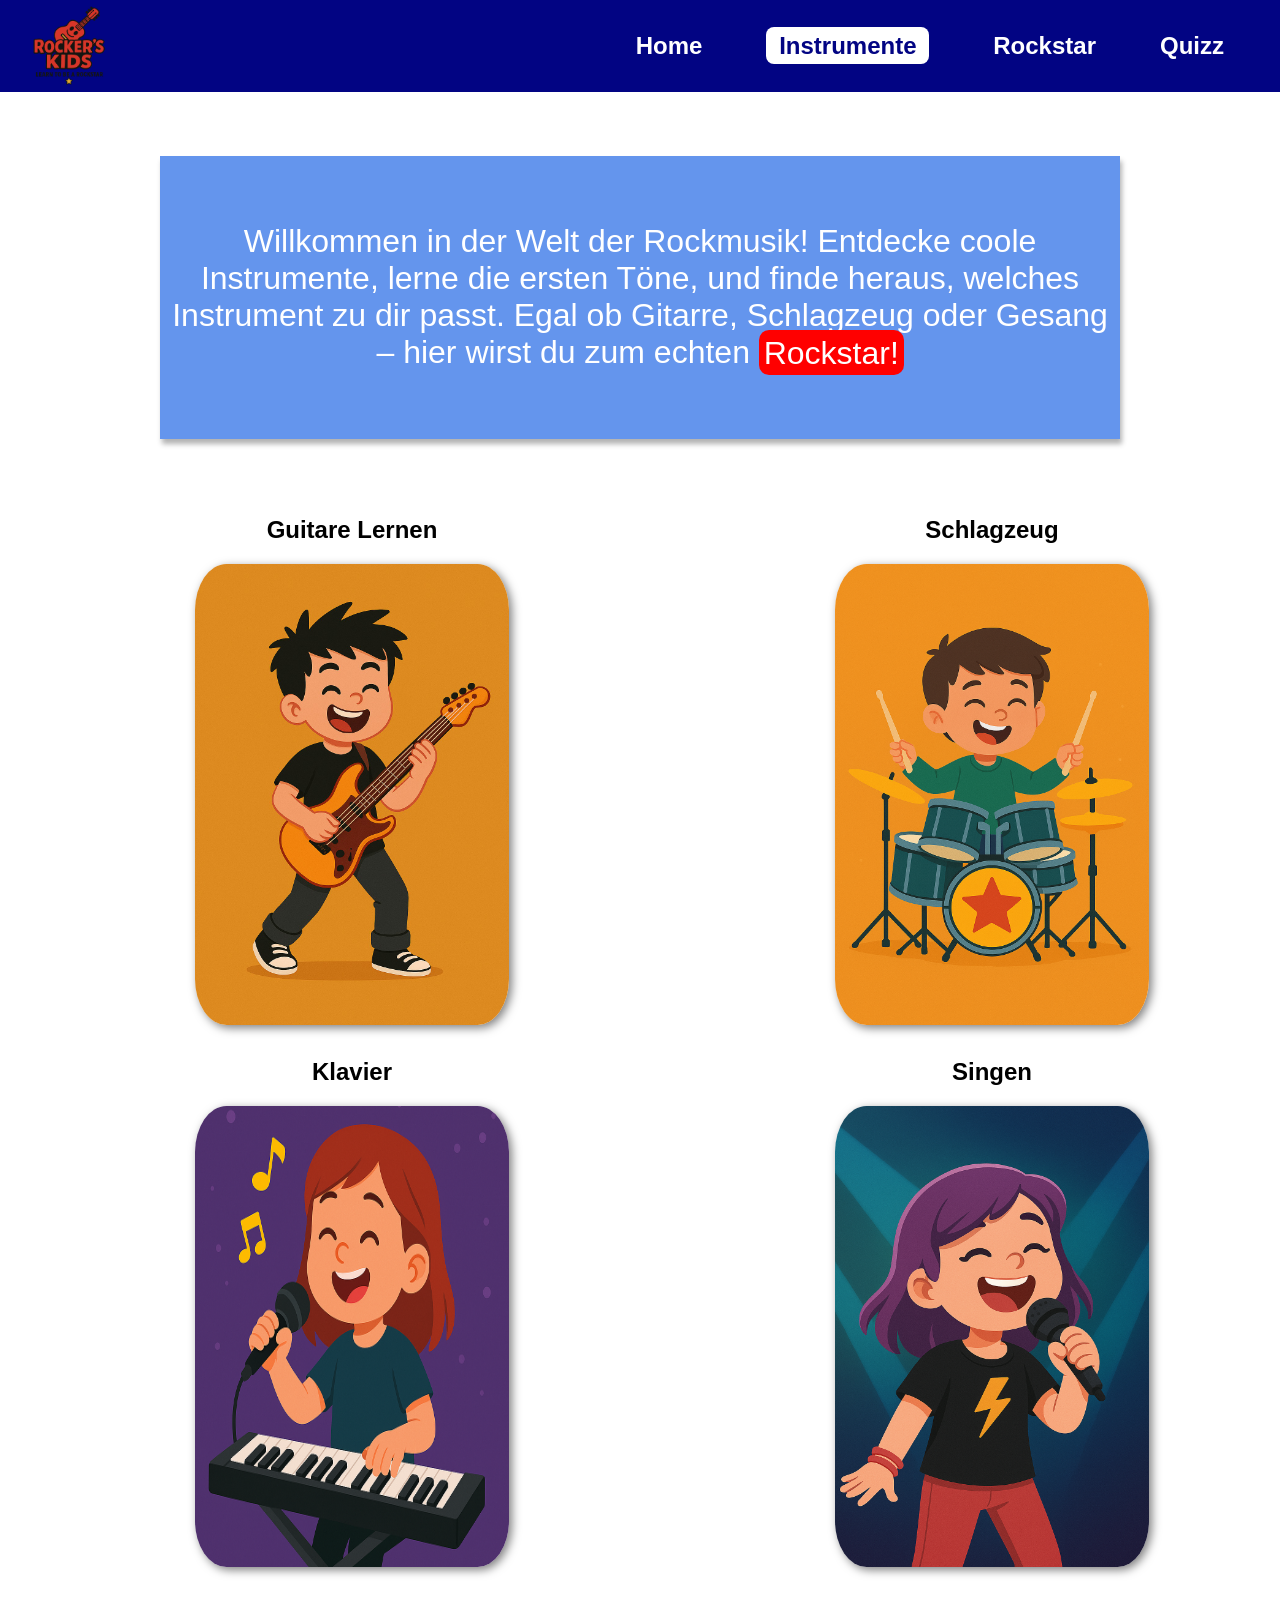
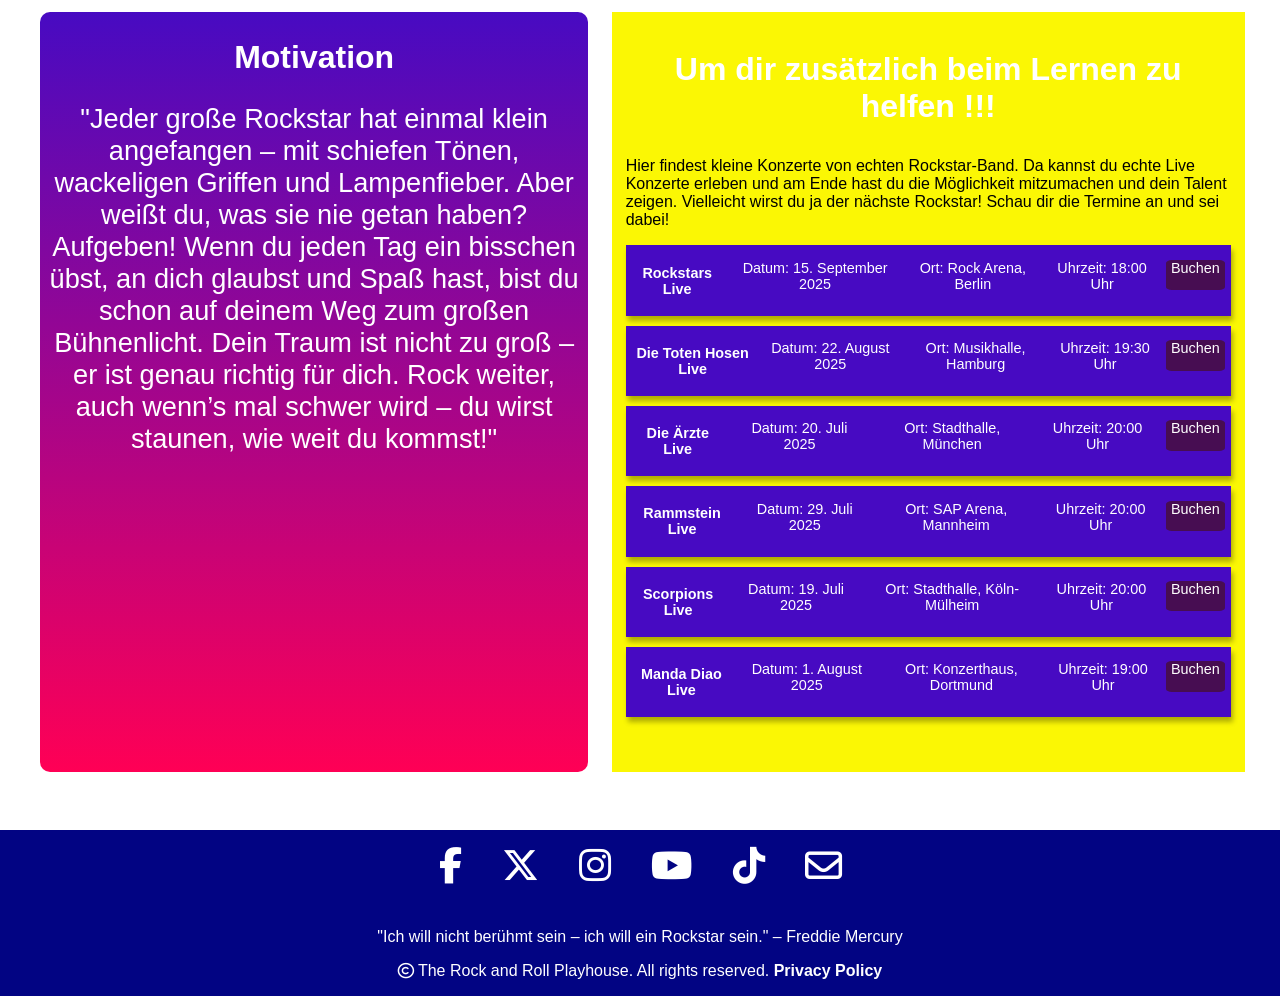
<file: instrumente.html>
<!DOCTYPE html>
<html lang="en">
  <head>
    <link rel="icon" href="Icon.png" type="image/x-icon">
    <meta charset="UTF-8"/>
    <link rel="stylesheet" href="Stylesheet.css"/>
    <meta name="viewport" content="width=device-width, initial-scale=1.0" />
    <link rel="stylesheet" href="https://cdnjs.cloudflare.com/ajax/libs/font-awesome/6.5.0/css/all.min.css"
      integrity="sha512-..." crossorigin="anonymous" referrerpolicy="no-referrer"/>
    <!----------------------------------------- SEO & AUTHOR ------------------------------------->
    <meta name="description"
      content="Kinder lernen Gitarre, Schlagzeug, Klavier & Gesang. Mit Videos, 
    Tipps & Quiz zum Rockstar werden!"/>
    <meta name="author" content="Hairsaint">
    <meta name="keywords" content="Lerne Instrumente & werde Rockstar!, Perfekt für Kinder."/>
    <meta name="keywords" content="Live Konzerte von Rockband"/>
    <meta name="keywords" content="Ein paar Tipps, um schnell ein Instrument zu Lernen"/>
    <!----------------------------------------- END SEO -------------------------------------->
    <!----------------------------------------- OG:GRAPH ------------------------------------->
    <meta property="og:description" content="Lerne Gitarre, Schlagzeug, Klavier und Gesang mit interaktiven Videos, 
    Tipps und Quizfragen. Entdecke deine musikalischen Fähigkeiten und werde Rockstar!"/>
    <meta property="og:image" content="FavIcon.png"/>
    <meta property="og:url" content="https://instrumente.html"/>
    <meta property="og:type" content="webseite"/>
    <meta property="og:locale" content="de_DE"/>
    <!----------------------------------------- END OG:GRAPH -------------------------------------->
    <!----------------------------------------- SCHEMA-MARKUP ------------------------------------->
    <script type="application/ld+json">
            {
              "@context": "https://schema.org",
              "@type": "EducationalOrganization",
              "name": "Kinder Rockstars",
              "url": "https://instrumente.html",
              "logo": "https://instrumente.html/FavIcon.png",
              "description": "Kinder lernen Gitarre, Schlagzeug, Klavier & Gesang mit Videos, Tipps & Quiz.",
              "sameAs": [
                        "https://facebook.com",
                        "https://twitter.com",
                        "https://instagram.com",
                        "https://youtube.com",
                        "https://tiktok.com"
                        ]
            }
    </script>
  <!-----------------------------------------END SCHEMA-MARKUP ------------------------------------->
    <title>Rockmusik für Kinder | Instrumente lernen & Rockstar werden</title>
  </head>
  <body id="UseInstrument">
    <header>
      <nav class="navbar">
        <img src="Icon.png" class="Logo" alt="Kinder Rockstars Logo">
        <ul class="nav-links hidden" id="menu">
          <li><a href="index.html">Home</a></li>
          <li><a href="instrumente.html" aria-current="page">Instrumente</a></li>
          <li><a href="rockstar.html">Rockstar</a></li>
          <li><a href="quizz.html" >Quizz</a></li>
        </ul>
        <i class="fa fa-bars" id="appear"></i>
      </nav>
    </header>
      <section id="introduction">
        <p>Willkommen in der Welt der Rockmusik!
            Entdecke coole Instrumente, lerne die ersten Töne, und finde heraus, 
            welches Instrument zu dir passt. Egal ob Gitarre, Schlagzeug oder 
            Gesang – hier wirst du zum echten <span id="Text">Rockstar!</span></p>
      </section>
      <aside id="One-Section">
        <div class="Lernen">
            <h2>Guitare Lernen</h2>
        <img src="./Instrumente/Gitarre.jpeg" id="Guitare" class="Kinder" alt="Ein Kind mit Guitare-Image">
        </div>
        <div class="Lernen">
            <h2>Schlagzeug</h2>
            <img src="./Instrumente/Schlagzeug.png" id="Schlagzeug" class="Kinder" alt="Ein Bild von einem Kind mit Schlagzeug">
        </div>
        <div class="Lernen">
            <h2>Klavier</h2>
            <img src="./Instrumente/Klavier.png" id="Klavier" class="Kinder" alt="Ein Kind mit Klavier-Image">
        </div>
        <div class="Lernen">
            <h2>Singen</h2>
            <img src="./Instrumente/Singen.png" id="Singen" class="Kinder" alt="Ein Kind gerade am Singen">
        </div>
      </aside>
      <div id="DieKurseSingen">
        <iframe class="Video" src="https://www.youtube.com/embed/LCx3g9Q9YUY" 
        title="Sing mit! Der 1. Gesangsunterricht zum Mitmachen - singen lernen für Anfänger | singdu.de" 
         allow="accelerometer; autoplay; clipboard-write; encrypted-media; gyroscope; picture-in-picture; web-share" 
        referrerpolicy="strict-origin-when-cross-origin" allowfullscreen></iframe>
        <div class="Tipps">
          <h5>Kleiner Tipp !! 😉</h5>
          <p>🗣️ 1. Atme tief durch!</p>
          <p>Gutes Singen beginnt mit guter Luft. Stell dich gerade hin und atme tief in den Bauch. 
          So bekommst du Kraft für deine Stimme.</p> 
          <p>🎶 2. Sing dich warm!</p>
          <p>Wie beim Sport brauchst du ein Warm-up. Summ ein paar Töne, mach „la-la-la“ 
          oder „mi-mi-mi“. So wird deine Stimme wach.</p>
          <p>👂 3. Hör gut zu!</p>
          <p>Wenn du ein Lied übst, hör genau hin. Wie geht die Melodie? 
          Wie wird das Wort gesprochen? Je besser du zuhörst, desto besser singst du mit.</p>
          <p>💧 Tipp: Trinke Wasser – das ist gut für deinen Hals!</p>
        </div>
        <a href="quizz.html">Quiz<i class="fa-regular fa-lightbulb"></i></a>
        <span class='return'>Zurück</span>
    </div>
    <div id="DieKurseKlavier">
      <iframe
        class="Video"
        src="https://www.youtube.com/embed/9SYRP5LInjY"
        title="Klavier lernen für Kinder TEIL 5 | Akkord-Umkehrungen &amp; Liedbegleitung | Floh im Ohr TV"
        style="border: none"
        allow="accelerometer; autoplay; clipboard-write; encrypted-media; gyroscope; picture-in-picture; web-share"
        referrerpolicy="strict-origin-when-cross-origin"
        allowfullscreen
      ></iframe>
      <div class="Tipps">
        <h5>Kleiner Tipp !! 😉</h5>
        <p>🗣️ 1. Atme tief durch!</p>
        <p>
          Gutes Singen beginnt mit guter Luft. Stell dich gerade hin und atme
          tief in den Bauch. So bekommst du Kraft für deine Stimme.
        </p>
        <p>👂 2. Hör gut zu!</p>
        <p>
          Wenn du ein Lied übst, hör genau hin. Wie geht die Melodie? Wie wird
          das Wort gesprochen? Je besser du zuhörst, desto besser singst du mit.
        </p>
        <p>😄 3. Sing mit Gefühl!</p>
        <p>
          Zeig, wie sich das Lied anfühlt – fröhlich, traurig oder stark. Wenn
          du mit Gefühl singst, klingt es besonders schön.
        </p>
      </div>
      <a href="quizz.html">Quiz<i class="fa-regular fa-lightbulb"></i></a>
      <span class="return">Zurück</span>
    </div>
    <div id="DieKurseSclagzeug">
      <iframe class="Video" src="https://www.youtube.com/embed/VguYiW2tHYI" title="Learning drums for children - learning drums for children from 5 years, is it possible?" 
      allow="accelerometer; autoplay; clipboard-write; encrypted-media; gyroscope; picture-in-picture; web-share" 
      referrerpolicy="strict-origin-when-cross-origin" allowfullscreen></iframe>
      <div class="Tipps">
        <h5>Kleiner Tipp !! 😉</h5>
        <p>1. Erste Schritte spielerisch gestalten</p>
        <p>
          🎹 "Farbige Tasten": Klebe bunte Punkte auf C-D-E (rot-gelb-blau) für
          einfache Lieder wie "Hot Cross Buns"
        </p>
        <p>
          🐭 Tiergeschichten: Jede Note ist ein Tier (C = Katze, D = Delfin) –
          Kinder "besuchen" die Tiere
        </p>
        <p>
          👏 Rhythmus-Übungen: Erst klatschen, dann spielen (z. B. "Pizza-Pasta"
          = Viertel-Achtel)
        </p>
        <p>2. Einfache Songs mit Belohnung</p>
        <p>
          🎵 3-Noten-Songs: "Mary Had a Little Lamb" (nur E-D-C) oder "Jingle
          Bells"-Anfang
        </p>
        <p>
          🏆 Fortschritts-Tafel: Für jedes gelernte Lied einen Sternaufkleber
        </p>
        <p>3. 💥 Coolness-Tricks "Stick-Spin":</p> 
        <p>Drumstick einmal drehen (wie echte
        Rockstars)</p>
      </div>
      <a href="quizz.html">Quiz<i class="fa-regular fa-lightbulb"></i></a>
      <span class="return">Zurück</span>
    </div>
    <div id="DieKurseGuitarre">
      <iframe class="Video" src="https://www.youtube.com/embed/JFqi4EfgOkQ" title="Die Saiten der Gitarre - Gitarre lernen für Kinder: emusika-academy.com" 
       allow="accelerometer; autoplay; clipboard-write; encrypted-media; gyroscope; picture-in-picture; web-share" 
       referrerpolicy="strict-origin-when-cross-origin" allowfullscreen></iframe>
      <div class="Tipps">
        <h5>Kleiner Tipp !! 😉</h5>
        <p>1. 🤘 Rockstar-Einstieg:</p>
        <p>Power-Akkorde statt langweilige Lieder:</p>
        <p>
          Einfache E5 (x-7-9-9-7-x) und A5 (5-7-7-x-x-x) lernen – damit klingt
          alles hart!
        </p>
        <p>Erster Song: "Smoke on the Water" (Deep Purple) – nur eine Saite!</p>
        <p>2. 🎵 Spielerisch lernen:</p>
        <p>
          "Gitarren-Helden": Kind darf sich einen Rockstar-Namen geben (z. B.
          "Captain Distortion").
        </p>
        <p>
          Amp-Effekte nutzen: Verzerrung anschalten – klingt sofort wie
          Metallica!
        </p>
        <p>3. 🎸 Coolness-Faktor steigern:</p>
        <p>
          "Rockstar-Outfit": Sonnenbrille, Kapuzenpulli – je lässiger, desto
          besser!
        </p>
        <p>
          "Pose-Training": Rockstar-Stand (ein Fuß auf Monitor stellen) üben.
        </p>
      </div>
      <a href="quizz.html">Quiz<i class="fa-regular fa-lightbulb"></i></a>
      <span class="return">Zurück</span>
    </div>
    <section id="Motivation">
      <h2>Motivation</h2>
      <p>"Jeder große Rockstar hat einmal klein angefangen – mit schiefen Tönen, 
        wackeligen Griffen und Lampenfieber. Aber weißt du, was sie nie getan haben? 
        Aufgeben! Wenn du jeden Tag ein bisschen übst, an dich glaubst und Spaß hast, 
        bist du schon auf deinem Weg zum großen Bühnenlicht. Dein Traum ist nicht zu groß – er 
        ist genau richtig für dich. Rock weiter, auch wenn’s mal schwer wird – du wirst staunen, wie weit du kommst!"</p>
    </section>
    <section id="Event-Tour">
      <h3>Um dir zusätzlich beim Lernen zu helfen !!!</h3>
      <p>Hier findest kleine Konzerte von echten Rockstar-Band. Da kannst du echte Live 
        Konzerte erleben und am Ende hast du die Möglichkeit
        mitzumachen und dein Talent zeigen. Vielleicht wirst du ja der nächste Rockstar! 
        Schau dir die Termine an und sei dabei!
      </p>
      <div id="Days">
        <div class="Date">
          <h4>Rockstars Live</h4>
          <p>Datum: 15. September 2025</p>
          <p>Ort: Rock Arena, Berlin</p>
          <p>Uhrzeit: 18:00 Uhr</p>
          <p class="OpenPop">Buchen</p>
        </div>
        <div class="Date">
          <h4>Die Toten Hosen Live</h4>
          <p>Datum: 22. August 2025</p>
          <p>Ort: Musikhalle, Hamburg</p>
          <p>Uhrzeit: 19:30 Uhr</p>
          <p class="OpenPop">Buchen</p>
        </div>
        <div class="Date">
          <h4>Die Ärzte Live</h4>
          <p>Datum: 20. Juli 2025</p>
          <p>Ort: Stadthalle, München</p>
          <p>Uhrzeit: 20:00 Uhr</p>
          <p class="OpenPop">Buchen</p>
        </div>
        <div class="Date">
          <h4>Rammstein Live</h4>
          <p>Datum: 29. Juli 2025</p>
          <p>Ort: SAP Arena, Mannheim</p>
          <p>Uhrzeit: 20:00 Uhr</p>
          <p class="OpenPop">Buchen</p>
        </div>
        <div class="Date">
          <h4>Scorpions Live</h4>
          <p>Datum: 19. Juli 2025</p>
          <p>Ort: Stadthalle, Köln-Mülheim</p>
          <p>Uhrzeit: 20:00 Uhr</p>
          <p class="OpenPop">Buchen</p>
        </div>
        <div class="Date">
          <h4>Manda Diao Live</h4>
          <p>Datum: 1. August 2025</p>
          <p>Ort: Konzerthaus, Dortmund</p>
          <p>Uhrzeit: 19:00 Uhr</p>
          <p class="OpenPop">Buchen</p>
        </div>
        <div id="pop-up" class="Gebucht">
          <p>Ticket wurde gebucht !!!</p>
          <p id="close">Close</p>
        </div>
      </div>
    </section>
    <footer>
      <div class="fontawesome">
      <a href="https://facebook.com"><i class="fa-brands fa-facebook-f"></i></a>
      <a href="https://twitter.com"><i class="fa-brands fa-x-twitter"></i></a>
      <a href="https://instagram.com"><i class="fa-brands fa-instagram"></i></a>
      <a href="https://youtube.com"><i class="fa-brands fa-youtube"></i></a>
      <a href="https://tiktok.com"><i class="fa-brands fa-tiktok"></i></a>
      <a href="mailto:contact@example.com"><i class="fa-regular fa-envelope"></i></a>
    </div>
      <div class="footer-text">
        <blockquote>"Ich will nicht berühmt sein – ich will 
          ein Rockstar sein." – Freddie Mercury</blockquote>
        <p>
          <i class="fa-regular fa-copyright"></i> The Rock and Roll Playhouse.
          All rights reserved. <b>Privacy Policy</b>
        </p>
      </div>
    </footer>
    <script src="Features.js"></script>
  </body>
</html>
</file>
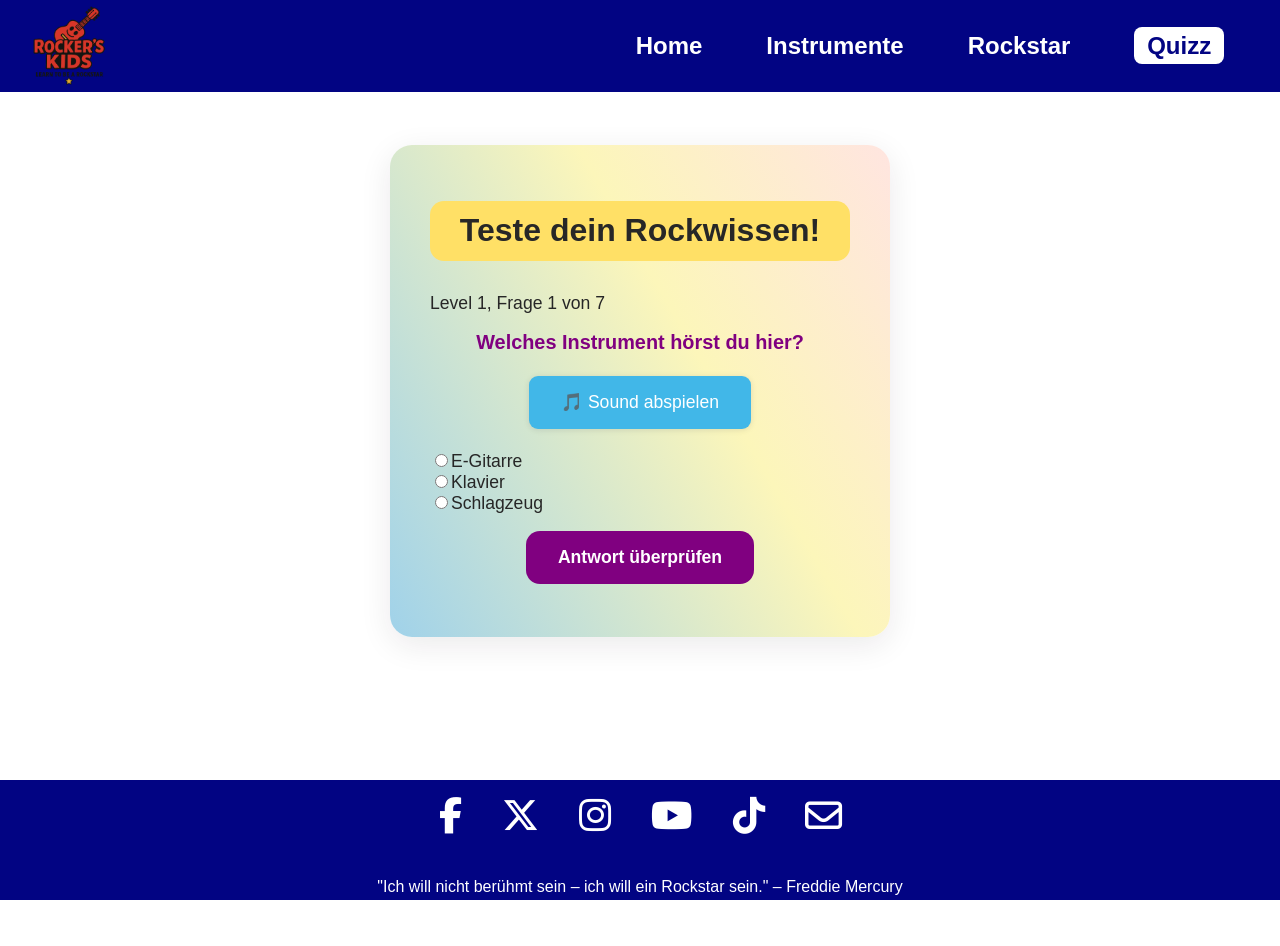
<file: quizz.html>
<!DOCTYPE html>
<html lang="en">

<head>
  <meta charset="UTF-8">
  <title>Rockstar-Quiz: Teste dein Wissen und entdecke deinen Musikstil!</title>
  <link rel="icon" href="FavIcon.png" type="image/x-icon">
  <link rel="stylesheet" href="Stylesheet.css">
  <link rel="stylesheet" href="https://cdnjs.cloudflare.com/ajax/libs/font-awesome/6.5.0/css/all.min.css" integrity="sha512-..." crossorigin="anonymous" referrerpolicy="no-referrer" />
  <meta name="viewport" content="width=device-width, initial-scale=1.0">
 <!-- SEO & AUTHOR -->
  <meta name="description" 
     content="Teste dein Wissen im Rockstar-Quiz! Finde heraus, welcher Rockstar-Typ du bist und entdecke spannende Fakten über Rocklegenden.">
  <meta name="keywords" content="Rockmusik, Kinder, Quiz, Instrumente, Rockstar, Lernen">
  <meta name="author" content="Hairsaint">
  <!-- OG:GRAPH -->
  <meta property="og:description"
    content="Teste dein Wissen im Rockstar-Quiz! Finde heraus, welcher Rockstar-Typ du bist und entdecke spannende Fakten über Rocklegenden.">
  <meta property="og:image" content="FavIcon.png">
  <meta property="og:url" content="https://quiz.html">
  <meta property="og:type" content="webseite">
  <meta property="og:locale" content="de_DE">
<!-- SCHEMA-MARKUP -->
  <script type="application/ld+json">
{
  "@context": "https://schema.org",
  "@type": "EducationalOrganization",
  "name": "Kinder Rockstars",
  "url": "https://quiz.html",
  "logo": "https://quiz.html/FavIcon.png",
  "description": "Teste dein Wissen im Rockstar-Quiz! Finde heraus, welcher Rockstar-Typ du bist und entdecke spannende Fakten über Rocklegenden.",
  "sameAs": [
    "https://facebook.com",
    "https://twitter.com",
    "https://instagram.com",
    "https://youtube.com",
    "https://tiktok.com"
  ]
}
</script>

</head>

<body class="quiz-page">
  <header>
    <nav class="navbar">
      <img src="Icon.png" class="Logo" alt="Kinder Rockstars Logo">
      <ul class="nav-links hidden" id="menu">
        <li><a href="index.html">Home</a></li>
        <li><a href="instrumente.html">Instrumente</a></li>
        <li><a href="rockstar.html">Rockstar</a></li>
        <li><a href="quizz.html" aria-current="page">Quizz</a></li>
      </ul>
      <i class="fa fa-bars" id="appear"></i>
    </nav>
  </header>

  <main>
    <section class="quiz-container">
      <h1>Teste dein Rockwissen!</h1>
      <div id="quiz-area" aria-live="polite"></div>
    </section>
  </main>

  <footer>
    <div class="fontawesome">
      <a href="https://facebook.com"><i class="fa-brands fa-facebook-f"></i></a>
      <a href="https://twitter.com"><i class="fa-brands fa-x-twitter"></i></a>
      <a href="https://instagram.com"><i class="fa-brands fa-instagram"></i></a>
      <a href="https://youtube.com"><i class="fa-brands fa-youtube"></i></a>
      <a href="https://tiktok.com"><i class="fa-brands fa-tiktok"></i></a>
      <a href="mailto:contact@example.com"><i class="fa-regular fa-envelope"></i></a>
    </div>
    <div class="footer-text">
      <blockquote>"Ich will nicht berühmt sein – ich will ein Rockstar sein." – Freddie Mercury</blockquote>
      <p><i class="fa-regular fa-copyright"></i>
        The Rock and Roll Playhouse. All rights reserved. <b>Privacy Policy</b></p>
    </div>
  </footer>
<!-- Menu logic -->
  <!-- Quiz logic -->
  <script src="quizz.js"></script>
  <script src="Features.js"></script>
</body>

</html>
</file>
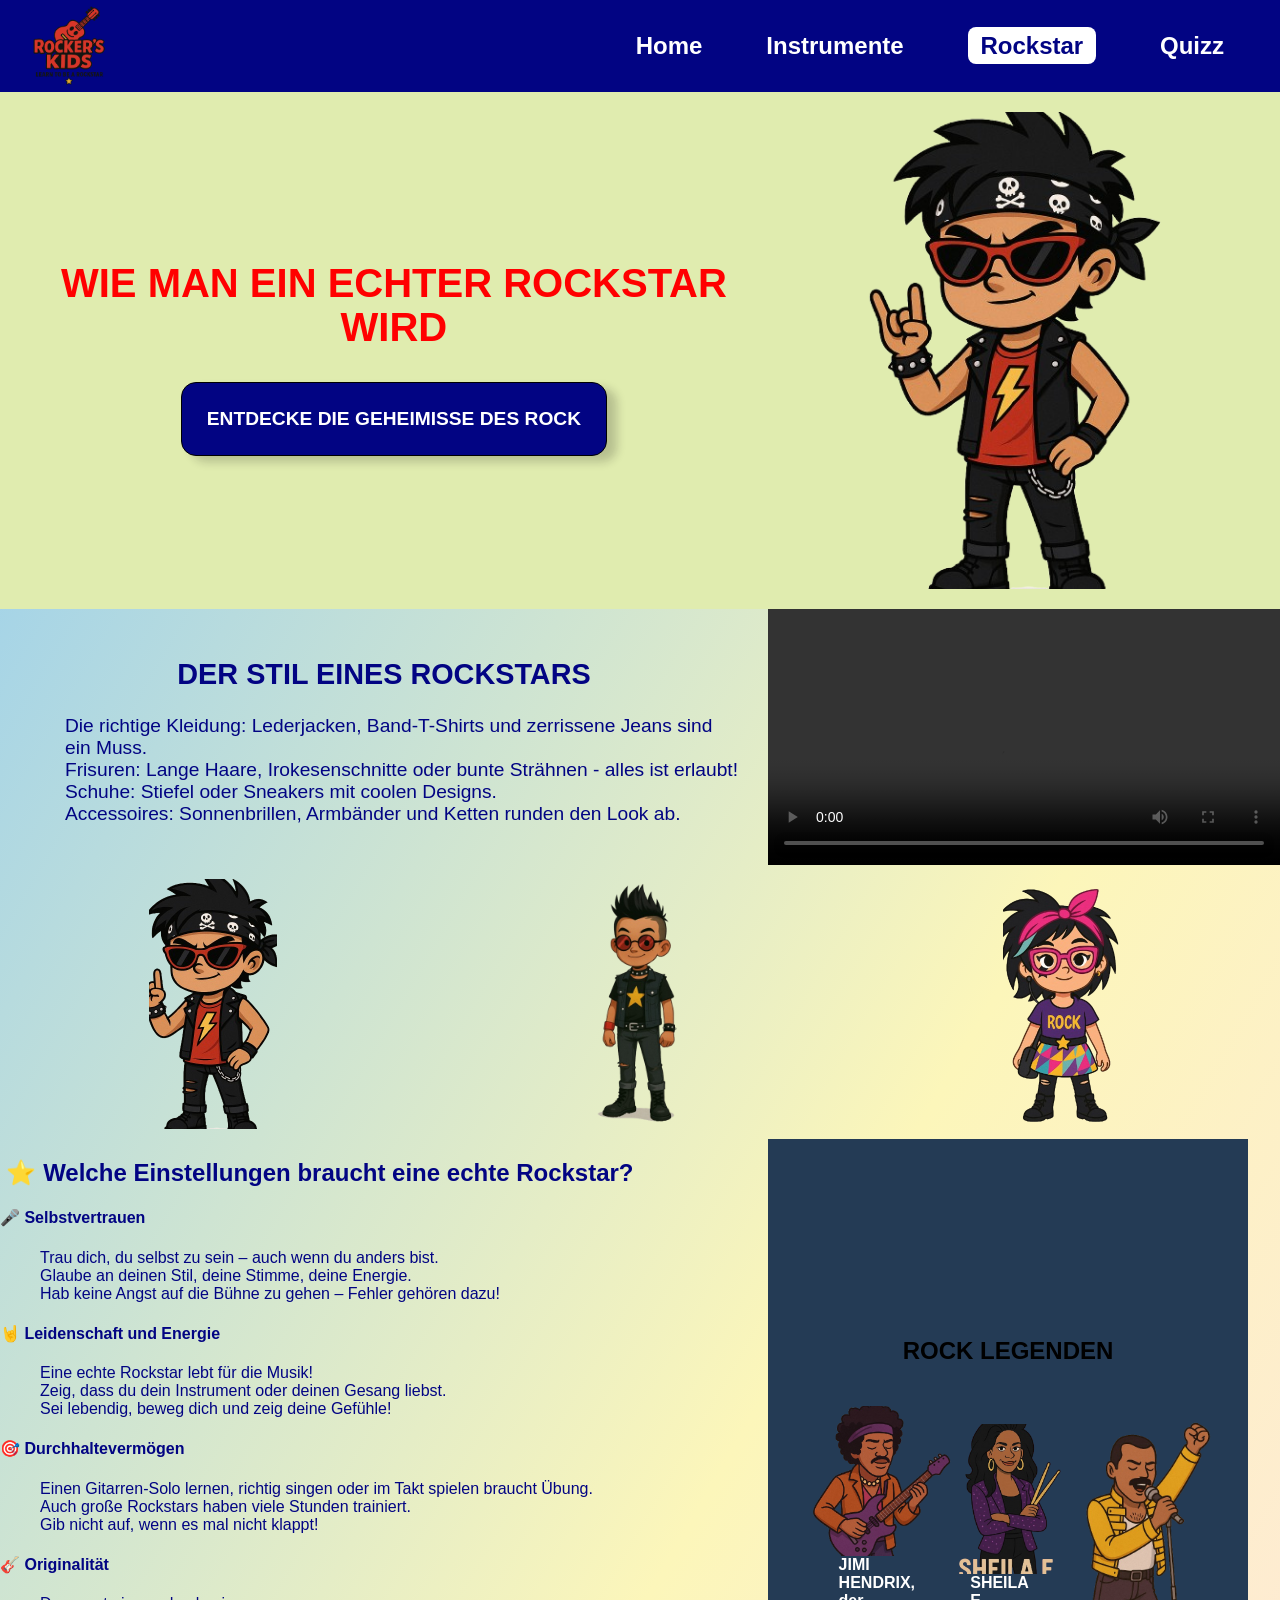
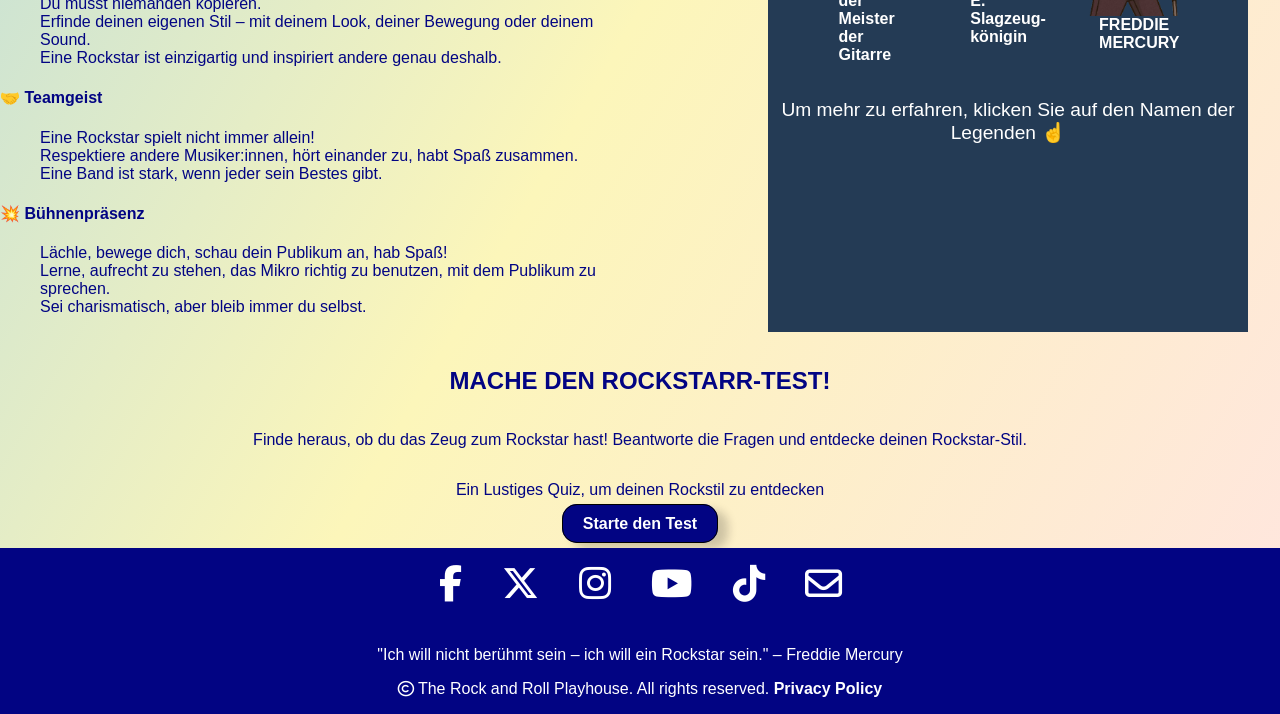
<file: Rockstar.html>
<!DOCTYPE html>
<html lang="de">

<head>
  <link rel="icon" href="FavIcon.png" type="image/x-icon">
  <meta name="viewport" content="width=device-width, initial-scale=1.0">
  <link rel="stylesheet" href="Stylesheet.css">
  <link rel="stylesheet" href="https://cdnjs.cloudflare.com/ajax/libs/font-awesome/6.5.0/css/all.min.css"
    integrity="sha512-..." crossorigin="anonymous" referrerpolicy="no-referrer" />
  <meta charset="UTF-8">
  <!------------------------------ SEO & AUTHOR----------------------------------------->
  <meta name="description"
    content="Entdecke, wie du ein echter Rockstar wirst! Tipps zu Stil, Kleidung und Attidude. Lerne von den Legenden des Rock und finde deinen eigenen Weg zur Bühne.">
  <meta name="keywords" content="Rocklegend, Tipps, Quiz, Rockstar, Lernen">
  <meta name="author" content="Hairsaint">
  <!-----------------------------------G:GRAPH ------------------------------------------->
  <meta property="og:description"
    content="Entdecke, wie du ein echter Rockstar wirst: Tipps, Styles, Rocklegenden, Kleidung und Quiz – alles für junge Rockstars auf einer Seite!" />
  <meta property="og:image" content="FavIcon.png" />
  <meta property="og:url" content="https://rockstar-werden.html" />
  <meta property="og:type" content="webseite" />
  <meta property="og:locale" content="de_DE" />

  <!---------------------------------- SCHEMA-MARKUP ------------------------------------->
  <script type="application/ld+json">
{
  "@context": "https://schema.org",
  "@type": "EducationalOrganization",
  "name": "Kinder Rockstars",
  "url": "https://rockstar.html",
  "logo": "https://rockstar-werden.html/FavIcon.png",
  "description": "Entdecke, wie du ein echter Rockstar wirst: Tipps, Styles, Rocklegenden, Kleidung und Quiz – alles für junge Rockstars auf einer Seite!",
  "sameAs": [
    "https://facebook.com",
    "https://twitter.com",
    "https://instagram.com",
    "https://youtube.com",
    "https://tiktok.com"
  ]
}
</script>
  <title>So wirst du ein echter Rockstar: Tipps, Styles & Inspiration</title>

</head>

<body id="Rockstar">
  <header class="Rock-header">
    <nav class="navbar">
      <img src="Icon.png" class="Logo" alt="Kinder Rockstars Logo">
      <ul class="nav-links hidden" id="menu">
        <li><a href="index.html">Home</a></li>
        <li><a href="Instrumente.html">Instrumente</a></li>
        <li><a href="Rockstar.html" aria-current="page">Rockstar</a></li>
        <li><a href="quizz.html">Quizz</a></li>
      </ul>
      <i class="fa fa-bars" id="appear"></i>
    </nav>
  </header>

  <section class="first-page">
    <div>
      <div class="button-text">
        <h1>WIE MAN EIN ECHTER ROCKSTAR WIRD</h1>
        <div class="btn_1"><a href="#content-stil">ENTDECKE DIE GEHEIMISSE DES ROCK</a></div>
      </div>
      <div class="image">
        <img src="Rock-Bilder/obg_boy.png" alt="Ton Avatar Rockstar" id="mannequin">
      </div>
      <audio id="audio" autoplay>
        <source src="sounds/sound_Rock.mp3" type="audio/mp3">
      </audio>
    </div>
  </section>
  <section class="second-page" id="content-stil">
    <div class="text">
      <h2>DER STIL EINES ROCKSTARS</h2>
      <ul>
        <li>Die richtige Kleidung: Lederjacken, Band-T-Shirts und zerrissene Jeans sind ein Muss.</li>
        <li>Frisuren: Lange Haare, Irokesenschnitte oder bunte Strähnen - alles ist erlaubt!</li>
        <li>Schuhe: Stiefel oder Sneakers mit coolen Designs.</li>
        <li>Accessoires: Sonnenbrillen, Armbänder und Ketten runden den Look ab.</li>
      </ul>
    </div>
  </section>

  <aside class="video" id="content-video">
    <div class="video-container">
      <video id="rock-video" src="Video/Rock-Video.mp4" controls>
        Browser can't play video.
      </video>
    </div>
  </aside>

  <section class="carousel">
    <div>
      <button class="navb left" id="prev">&#10094;</button>

      <div class="slider" id="slider">
        <div class="slide">
          <img src="Rock-Bilder/Image1.png" alt="Junger Junge im Rockstar-Outfit mit cooler Pose">
        </div>
        <div class="slide">
          <img src="Rock-Bilder/Image2.png" alt="Rockstar-Stil von einem kleinen Buben">
        </div>
        <div class="slide">
          <img src="Rock-Bilder/Image3.png" alt="Kleines Mädchen im Rockstar-Outfit">
        </div>
        <div class="slide">
          <img src="Rock-Bilder/Image4.png" alt="Kleines Mädchen im Rockstar-Outfit">
        </div>
        <div class="slide">
          <img src="Rock-Bilder/Image5.png" alt="Rockstar-Stil von einem kleinen Jungen mit Lederjacke">
        </div>
        <div class="slide">
          <img src="Rock-Bilder/Image6.png"
            alt="Rockstar-Stil von einem kleinen blonden Jungen mit Jacke mit Sternen und Brille">
        </div>
        <div class="slide">
          <img src="Rock-Bilder/Image7.png" alt="Rockstar-Stil von einem kleinen Jungen mit rotem Haarband">
        </div>
        <div class="slide">
          <img src="Rock-Bilder/Image8.png" alt="Rockstar-Stil von einem kleinen Jungen mit Stern-Tattoo">
        </div>
        <div class="slide">
          <img src="Rock-Bilder/Image9.png"
            alt="Rockstar-Stil von einem kleinen Jungen mit Sternenbrille und lila Haaren">
        </div>
        <div class="slide">
          <img src="Rock-Bilder/Image10.png" alt="Mädchen im Rockstar-Outfit mit grünen Haaren">
        </div>
      </div>

      <button class="navb right" id="next">&#10095;</button>
    </div>
  </section>

  <section class="third-page">
    <div class="text">
      <h2>⭐ Welche Einstellungen braucht eine echte Rockstar?</h2>

      <h4>🎤 Selbstvertrauen</h4>
      <ul>
        <li>Trau dich, du selbst zu sein – auch wenn du anders bist.</li>
        <li>Glaube an deinen Stil, deine Stimme, deine Energie.</li>
        <li>Hab keine Angst auf die Bühne zu gehen – Fehler gehören dazu!</li>
      </ul>

      <h4>🤘 Leidenschaft und Energie</h4>
      <ul>
        <li> Eine echte Rockstar lebt für die Musik!</li>
        <li>Zeig, dass du dein Instrument oder deinen Gesang liebst.</li>
        <li>Sei lebendig, beweg dich und zeig deine Gefühle!</li>
      </ul>

      <h4>🎯 Durchhaltevermögen</h4>
      <ul>
        <li> Einen Gitarren-Solo lernen, richtig singen oder im Takt spielen braucht Übung.</li>
        <li> Auch große Rockstars haben viele Stunden trainiert.</li>
        <li>Gib nicht auf, wenn es mal nicht klappt!</li>
      </ul>

      <h4>🎸 Originalität</h4>
      <ul>
        <li> Du musst niemanden kopieren.</li>
        <li> Erfinde deinen eigenen Stil – mit deinem Look, deiner Bewegung oder deinem Sound.</li>
        <li>Eine Rockstar ist einzigartig und inspiriert andere genau deshalb.</li>
      </ul>

      <h4>🤝 Teamgeist</h4>
      <ul>
        <li> Eine Rockstar spielt nicht immer allein!</li>
        <li> Respektiere andere Musiker:innen, hört einander zu, habt Spaß zusammen.</li>
        <li>Eine Band ist stark, wenn jeder sein Bestes gibt.</li>
      </ul>

      <h4>💥 Bühnenpräsenz</h4>
      <ul>
        <li> Lächle, bewege dich, schau dein Publikum an, hab Spaß!</li>
        <li> Lerne, aufrecht zu stehen, das Mikro richtig zu benutzen, mit dem Publikum zu sprechen.</li>
        <li>Sei charismatisch, aber bleib immer du selbst.</li>
      </ul>
    </div>
  </section>

  <aside class="rockstar-Legends">
    <h2>ROCK LEGENDEN</h2>
    <div class="rockstar-legend-container">
      <figure>
        <img src="Rock-Bilder/Rock-Legend-Jimi.png" alt="JIMII HENDRIX, der Meister der Gitarre">
        <figcaption><a href="https://de.wikipedia.org/wiki/Jimi_Hendrix" target="_blank">JIMI HENDRIX, der Meister der
            Gitarre</a></figcaption>
      </figure>
      <figure>
        <img src="Rock-Bilder/Rock-Legend-Sheila.png" alt="SHEILA E. Slagzeug Königin">
        <figcaption><a href="https://de.wikipedia.org/wiki/Sheila_E." target="_blank">SHEILA E. Slagzeug-königin</a>
        </figcaption>
      </figure>
      <figure>
        <img src="Rock-Bilder/Rock-Legend-Freddie.png" alt="FREDDIE MERCURY, der König des Rock">
        <figcaption><a href="https://de.wikipedia.org/wiki/Freddie_Mercury" target="_blank">FREDDIE MERCURY</a>
        </figcaption>
      </figure>
      <p>Um mehr zu erfahren, klicken Sie auf den Namen der Legenden ☝️</p>
    </div>
  </aside>

  <section class="rockquiz-page">
    <div class="text">
      <h2>MACHE DEN ROCKSTARR-TEST!</h2>
      <p>Finde heraus, ob du das Zeug zum Rockstar hast! Beantworte die Fragen und entdecke deinen Rockstar-Stil.</p>
      <P>Ein Lustiges Quiz, um deinen Rockstil zu entdecken</P>
      <div class="btn"><a href="quizz.html">Starte den Test</a></div>
    </div>
  </section>


  <footer class="Rock-footer">
    <div class="fontawesome">
      <a href="https://facebook.com"><i class="fa-brands fa-facebook-f"></i></a>
      <a href="https://twitter.com"><i class="fa-brands fa-x-twitter"></i></a>
      <a href="https://instagram.com"><i class="fa-brands fa-instagram"></i></a>
      <a href="https://youtube.com"><i class="fa-brands fa-youtube"></i></a>
      <a href="https://tiktok.com"><i class="fa-brands fa-tiktok"></i></a>
      <a href="mailto:contact@example.com"><i class="fa-regular fa-envelope"></i></a>
    </div>
    <div class="footer-text">
      <blockquote>"Ich will nicht berühmt sein – ich will
        ein Rockstar sein." – Freddie Mercury</blockquote>
      <p><i class="fa-regular fa-copyright"></i>
        The Rock and Roll Playhouse. All rights reserved. <b>Privacy Policy</b></p>
    </div>
  </footer>
  <script src="Features.js"></script>
  <script src="Rockstar.js"></script>
</body>

</html>
</file>
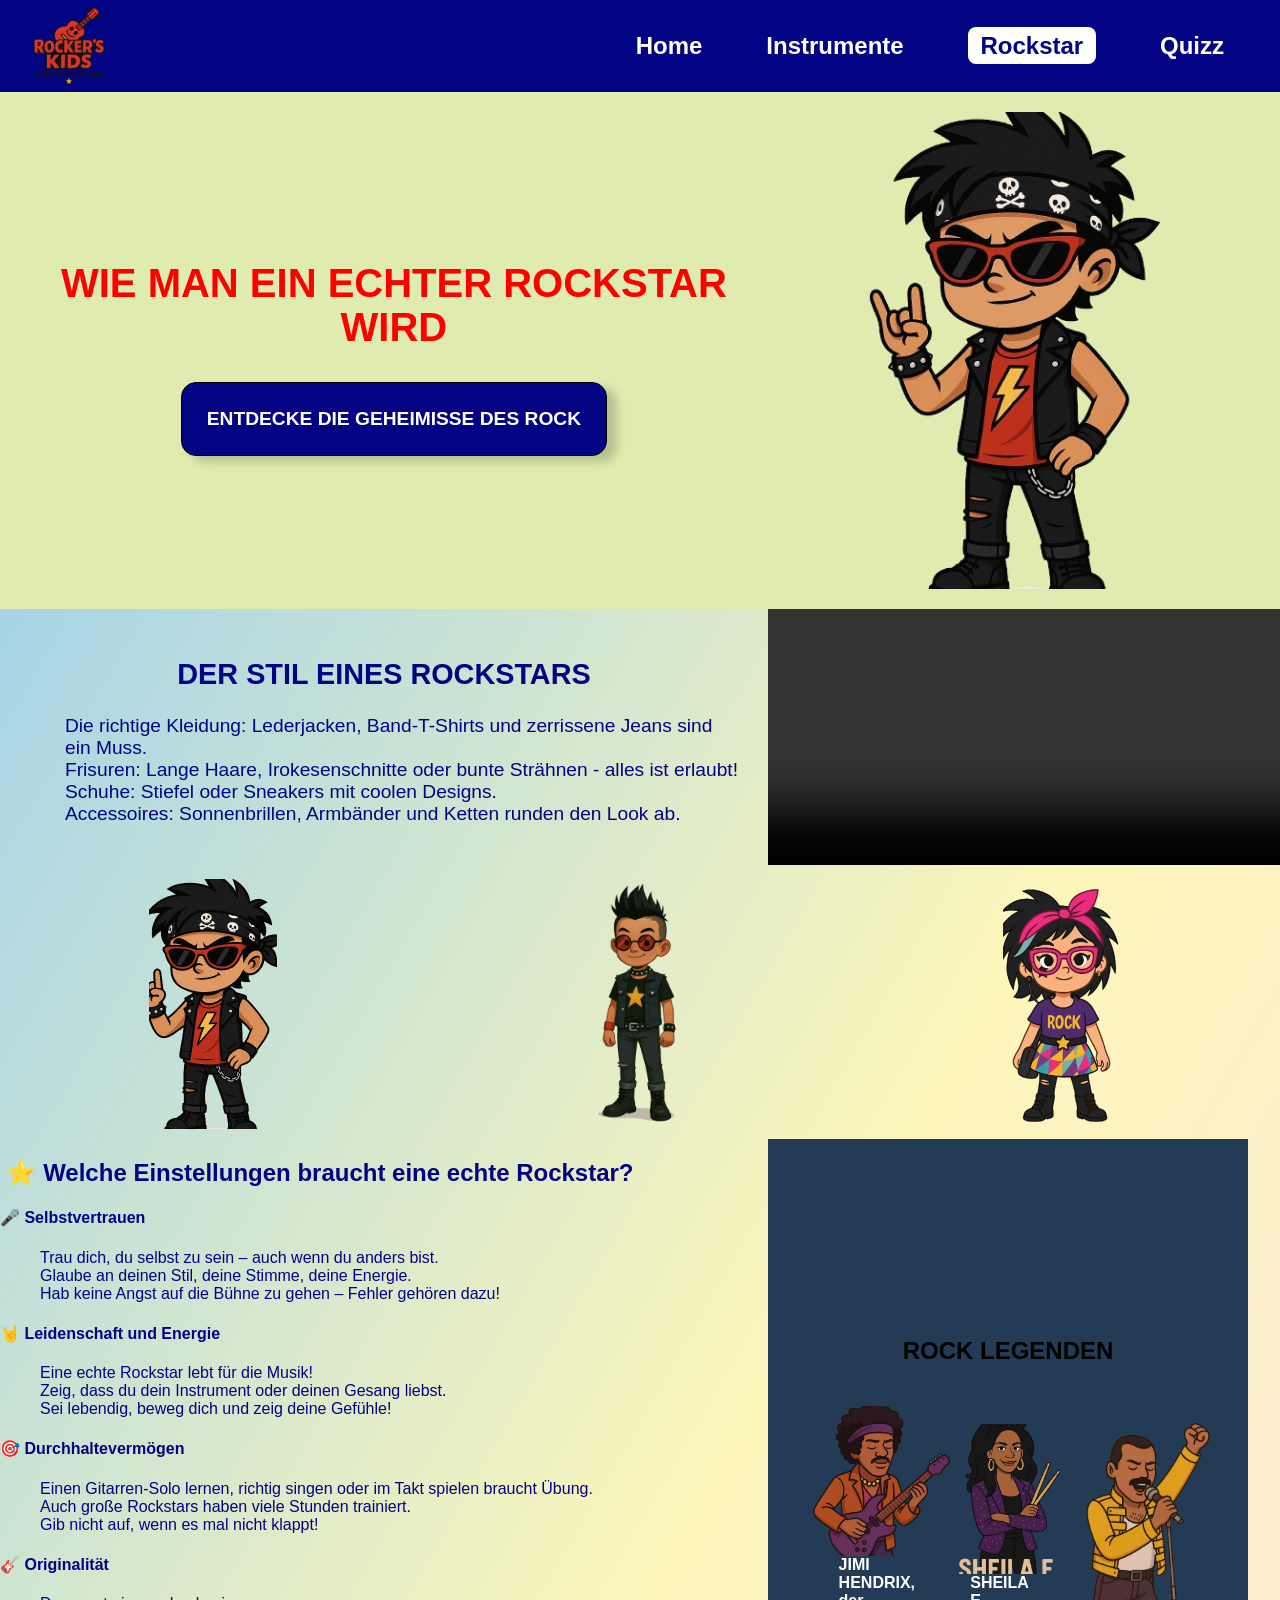
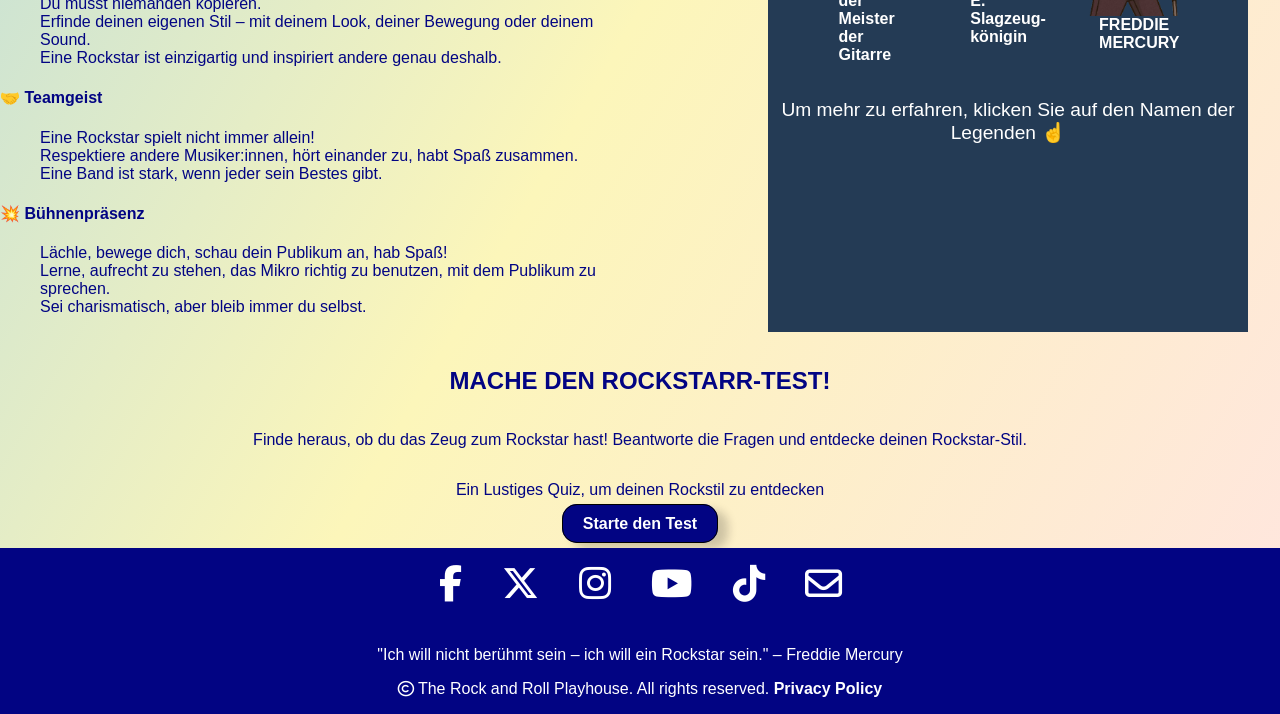
<file: rockstar.html>
<!DOCTYPE html>
<html lang="de">

<head>
  <link rel="icon" href="FavIcon.png" type="image/x-icon">
  <meta name="viewport" content="width=device-width, initial-scale=1.0">
  <link rel="stylesheet" href="Stylesheet.css">
  <link rel="stylesheet" href="https://cdnjs.cloudflare.com/ajax/libs/font-awesome/6.5.0/css/all.min.css"
    integrity="sha512-..." crossorigin="anonymous" referrerpolicy="no-referrer" />
  <meta charset="UTF-8">
  <!------------------------------ SEO & AUTHOR----------------------------------------->
  <meta name="description"
    content="Entdecke, wie du ein echter Rockstar wirst! Tipps zu Stil, Kleidung und Attidude. Lerne von den Legenden des Rock und finde deinen eigenen Weg zur Bühne.">
  <meta name="keywords" content="Rocklegend, Tipps, Quiz, Rockstar, Lernen">
  <meta name="author" content="Hairsaint">
  <!-----------------------------------G:GRAPH ------------------------------------------->
  <meta property="og:description"
    content="Entdecke, wie du ein echter Rockstar wirst: Tipps, Styles, Rocklegenden, Kleidung und Quiz – alles für junge Rockstars auf einer Seite!" />
  <meta property="og:image" content="FavIcon.png" />
  <meta property="og:url" content="https://rockstar-werden.html" />
  <meta property="og:type" content="webseite" />
  <meta property="og:locale" content="de_DE" />

  <!---------------------------------- SCHEMA-MARKUP ------------------------------------->
  <script type="application/ld+json">
{
  "@context": "https://schema.org",
  "@type": "EducationalOrganization",
  "name": "Kinder Rockstars",
  "url": "https://rockstar.html",
  "logo": "https://rockstar-werden.html/FavIcon.png",
  "description": "Entdecke, wie du ein echter Rockstar wirst: Tipps, Styles, Rocklegenden, Kleidung und Quiz – alles für junge Rockstars auf einer Seite!",
  "sameAs": [
    "https://facebook.com",
    "https://twitter.com",
    "https://instagram.com",
    "https://youtube.com",
    "https://tiktok.com"
  ]
}
</script>
  <title>So wirst du ein echter Rockstar: Tipps, Styles & Inspiration</title>

</head>

<body id="Rockstar">
  <header class="Rock-header">
    <nav class="navbar">
      <img src="Icon.png" class="Logo" alt="Kinder Rockstars Logo">
      <ul class="nav-links hidden" id="menu">
        <li><a href="index.html">Home</a></li>
        <li><a href="instrumente.html">Instrumente</a></li>
        <li><a href="rockstar.html" aria-current="page">Rockstar</a></li>
        <li><a href="quizz.html">Quizz</a></li>
      </ul>
      <i class="fa fa-bars" id="appear"></i>
    </nav>
  </header>

  <section class="first-page">
    <div>
      <div class="button-text">
        <h1>WIE MAN EIN ECHTER ROCKSTAR WIRD</h1>
        <div class="btn_1"><a href="#content-stil">ENTDECKE DIE GEHEIMISSE DES ROCK</a></div>
      </div>
      <div class="image">
        <img src="Rock-Bilder/obg_boy.png" alt="Ton Avatar Rockstar" id="mannequin">
      </div>
      <audio id="audio" autoplay>
        <source src="sounds/sound_Rock.mp3" type="audio/mp3">
      </audio>
    </div>
  </section>
  <section class="second-page" id="content-stil">
    <div class="text">
      <h2>DER STIL EINES ROCKSTARS</h2>
      <ul>
        <li>Die richtige Kleidung: Lederjacken, Band-T-Shirts und zerrissene Jeans sind ein Muss.</li>
        <li>Frisuren: Lange Haare, Irokesenschnitte oder bunte Strähnen - alles ist erlaubt!</li>
        <li>Schuhe: Stiefel oder Sneakers mit coolen Designs.</li>
        <li>Accessoires: Sonnenbrillen, Armbänder und Ketten runden den Look ab.</li>
      </ul>
    </div>
  </section>

  <aside class="video" id="content-video">
    <div class="video-container">
      <video id="rock-video" src="Video/Rock-Video.mp4" controls>
        Browser can't play video.
      </video>
    </div>
  </aside>

  <section class="carousel">
    <div>
      <button class="navb left" id="prev">&#10094;</button>

      <div class="slider" id="slider">
        <div class="slide">
          <img src="Rock-Bilder/Image1.png" alt="Junger Junge im Rockstar-Outfit mit cooler Pose">
        </div>
        <div class="slide">
          <img src="Rock-Bilder/Image2.png" alt="Rockstar-Stil von einem kleinen Buben">
        </div>
        <div class="slide">
          <img src="Rock-Bilder/Image3.png" alt="Kleines Mädchen im Rockstar-Outfit">
        </div>
        <div class="slide">
          <img src="Rock-Bilder/Image4.png" alt="Kleines Mädchen im Rockstar-Outfit">
        </div>
        <div class="slide">
          <img src="Rock-Bilder/Image5.png" alt="Rockstar-Stil von einem kleinen Jungen mit Lederjacke">
        </div>
        <div class="slide">
          <img src="Rock-Bilder/Image6.png"
            alt="Rockstar-Stil von einem kleinen blonden Jungen mit Jacke mit Sternen und Brille">
        </div>
        <div class="slide">
          <img src="Rock-Bilder/Image7.png" alt="Rockstar-Stil von einem kleinen Jungen mit rotem Haarband">
        </div>
        <div class="slide">
          <img src="Rock-Bilder/Image8.png" alt="Rockstar-Stil von einem kleinen Jungen mit Stern-Tattoo">
        </div>
        <div class="slide">
          <img src="Rock-Bilder/Image9.png"
            alt="Rockstar-Stil von einem kleinen Jungen mit Sternenbrille und lila Haaren">
        </div>
        <div class="slide">
          <img src="Rock-Bilder/Image10.png" alt="Mädchen im Rockstar-Outfit mit grünen Haaren">
        </div>
      </div>

      <button class="navb right" id="next">&#10095;</button>
    </div>
  </section>

  <section class="third-page">
    <div class="text">
      <h2>⭐ Welche Einstellungen braucht eine echte Rockstar?</h2>

      <h4>🎤 Selbstvertrauen</h4>
      <ul>
        <li>Trau dich, du selbst zu sein – auch wenn du anders bist.</li>
        <li>Glaube an deinen Stil, deine Stimme, deine Energie.</li>
        <li>Hab keine Angst auf die Bühne zu gehen – Fehler gehören dazu!</li>
      </ul>

      <h4>🤘 Leidenschaft und Energie</h4>
      <ul>
        <li> Eine echte Rockstar lebt für die Musik!</li>
        <li>Zeig, dass du dein Instrument oder deinen Gesang liebst.</li>
        <li>Sei lebendig, beweg dich und zeig deine Gefühle!</li>
      </ul>

      <h4>🎯 Durchhaltevermögen</h4>
      <ul>
        <li> Einen Gitarren-Solo lernen, richtig singen oder im Takt spielen braucht Übung.</li>
        <li> Auch große Rockstars haben viele Stunden trainiert.</li>
        <li>Gib nicht auf, wenn es mal nicht klappt!</li>
      </ul>

      <h4>🎸 Originalität</h4>
      <ul>
        <li> Du musst niemanden kopieren.</li>
        <li> Erfinde deinen eigenen Stil – mit deinem Look, deiner Bewegung oder deinem Sound.</li>
        <li>Eine Rockstar ist einzigartig und inspiriert andere genau deshalb.</li>
      </ul>

      <h4>🤝 Teamgeist</h4>
      <ul>
        <li> Eine Rockstar spielt nicht immer allein!</li>
        <li> Respektiere andere Musiker:innen, hört einander zu, habt Spaß zusammen.</li>
        <li>Eine Band ist stark, wenn jeder sein Bestes gibt.</li>
      </ul>

      <h4>💥 Bühnenpräsenz</h4>
      <ul>
        <li> Lächle, bewege dich, schau dein Publikum an, hab Spaß!</li>
        <li> Lerne, aufrecht zu stehen, das Mikro richtig zu benutzen, mit dem Publikum zu sprechen.</li>
        <li>Sei charismatisch, aber bleib immer du selbst.</li>
      </ul>
    </div>
  </section>

  <aside class="rockstar-Legends">
    <h2>ROCK LEGENDEN</h2>
    <div class="rockstar-legend-container">
      <figure>
        <img src="Rock-Bilder/Rock-Legend-Jimi.png" alt="JIMII HENDRIX, der Meister der Gitarre">
        <figcaption><a href="https://de.wikipedia.org/wiki/Jimi_Hendrix" target="_blank">JIMI HENDRIX, der Meister der
            Gitarre</a></figcaption>
      </figure>
      <figure>
        <img src="Rock-Bilder/Rock-Legend-Sheila.png" alt="SHEILA E. Slagzeug Königin">
        <figcaption><a href="https://de.wikipedia.org/wiki/Sheila_E." target="_blank">SHEILA E. Slagzeug-königin</a>
        </figcaption>
      </figure>
      <figure>
        <img src="Rock-Bilder/Rock-Legend-Freddie.png" alt="FREDDIE MERCURY, der König des Rock">
        <figcaption><a href="https://de.wikipedia.org/wiki/Freddie_Mercury" target="_blank">FREDDIE MERCURY</a>
        </figcaption>
      </figure>
      <p>Um mehr zu erfahren, klicken Sie auf den Namen der Legenden ☝️</p>
    </div>
  </aside>

  <section class="rockquiz-page">
    <div class="text">
      <h2>MACHE DEN ROCKSTARR-TEST!</h2>
      <p>Finde heraus, ob du das Zeug zum Rockstar hast! Beantworte die Fragen und entdecke deinen Rockstar-Stil.</p>
      <P>Ein Lustiges Quiz, um deinen Rockstil zu entdecken</P>
      <div class="btn"><a href="quizz.html">Starte den Test</a></div>
    </div>
  </section>


  <footer class="Rock-footer">
    <div class="fontawesome">
      <a href="https://facebook.com"><i class="fa-brands fa-facebook-f"></i></a>
      <a href="https://twitter.com"><i class="fa-brands fa-x-twitter"></i></a>
      <a href="https://instagram.com"><i class="fa-brands fa-instagram"></i></a>
      <a href="https://youtube.com"><i class="fa-brands fa-youtube"></i></a>
      <a href="https://tiktok.com"><i class="fa-brands fa-tiktok"></i></a>
      <a href="mailto:contact@example.com"><i class="fa-regular fa-envelope"></i></a>
    </div>
    <div class="footer-text">
      <blockquote>"Ich will nicht berühmt sein – ich will
        ein Rockstar sein." – Freddie Mercury</blockquote>
      <p><i class="fa-regular fa-copyright"></i>
        The Rock and Roll Playhouse. All rights reserved. <b>Privacy Policy</b></p>
    </div>
  </footer>
  <script src="Features.js"></script>
  <script src="Rockstar.js"></script>
</body>

</html>
</file>
<file: Stylesheet.css>
:root {
  --variante: hsl(239, 97%, 26%);
  --variante2: hsl(13, 79%, 43%);
  --white: #fff;
  --rosa: hsl(340, 100%, 50%);
  --light: hsl(345, 2%, 85%);
  --leuchtRot: hsl(359, 97%, 26%);
  --kräftigGrün: hsl(119, 97%, 26%);
  --violet: hsl(260, 90%, 40%);
  --gelbgrün: hsl(59, 97%, 50%);
}

* {
  box-sizing: border-box;
  font-family: "Segoe UI", Arial, sans-serif;
}

html,
body {
  margin: 0;
  padding: 0;
  width: 100%;
  overflow-x: hidden;
}

.Logo {
  width: 90px;
  height: 100%;
  object-fit: cover;
  display: flex;
}

#appear {
  color: var(--white);
  position: absolute;
  height: 100%;
  right: 5%;
  top: 35%;
}

.navbar>i {
  position: absolute;
  top: 5%;
  font-size: 30px;
  color: #fff;
}

.navbar {
  position: relative;
  grid-area: header;
  padding: 0;
  margin: 0;
  display: flex;
  border: none;
  background-color: var(--variante);
  width: 100%;
  justify-content: space-between;
  align-items: center;
  height: 100%;
  box-sizing: border-box;
}

.nav-links {
  position: absolute;
  top: 82%;
  left: 0;
  width: 100%;
  background-color: var(--variante2);
  display: flex;
  flex-direction: column;
  align-items: center;
  gap: 1rem;
  padding: 1rem 0;
  list-style: none;
  transition: display 0.3s ease-in-out;
  /* display:none */
}

.nav-links.hidden {
  display: none;
  transition: display 0.3s ease-in-out;
}

.nav-links a[aria-current="page"] {
  background-color: white;
  color: var(--variante);
  /* ou une couleur vive */
  padding: 0.3rem 0.8rem; 
  border-radius: 8px;
  text-decoration: none;
}

.nav-links a {
  color: white;
  text-decoration: none; 
} 

.nav-links a:hover {
  text-decoration: underline;
}

/************************* FOOTER ***************************/

 footer {
  background-color: var(--variante);
  grid-area: footer;
  padding: 1rem 0;
  display: flex;
  flex-direction: column;
  justify-content: center;
  align-items: center;
  gap: 0.5rem;
}

footer .fontawesome {
  display: flex;
  flex-direction: row;
  justify-content: center;
  align-items: center;
  gap: 1.5rem;
  color: var(--white);
  background-color: var(--variante);
  width: 100%;
  padding: 1rem 0;
}

.fontawesome a {
  font-size: 37px;
  color: white;
  text-decoration: none;
}

footer .footer-text {
  color: #fff;
  text-align: center;
}

/************************************************ INDEX.HTML*********************************/

 .main-grid{
  display: grid;
  grid-template-areas: "header"
                       "main"
                       "footer";
}

.main-grid header {
  grid-area: header;
}

.main-grid .page-grid { grid-area: main; }

.hero-image{
  margin-left: 20%;
}

.hero-image img{
  width: 350px;
}

.hero-text h1 {
  color: var(--rosa);
  text-align: center;
  width: 90%;
}

/* --- Container --- */
.rock-history-slider{
  position:relative;
  overflow:hidden;
  margin:5% 0;
}

/* --- Spur, die verschoben wird --- */
.rock-history-slider .slides{
  display:flex;
  transition:transform .5s ease;
}

/* --- Einzelnes Slide --- */
.rock-history-slider .sliderock{
  flex:0 0 100%;            /* 1 Slide = 100% Viewport */
  list-style:none;
  position:relative;
}

/* Bild füllt Slide */
.sliderock img{
  width:100%;               /* GANZE Breite */
  height:100%;
  display:block;
}

/* Overlay */
.sliderock .overlay{
  position:absolute;
  inset:0;
  display:flex;
  flex-direction:column;
  justify-content:flex-end;
  background:linear-gradient(to top,rgba(0,0,0,.7),transparent);
  color:#fff;
  /* padding:1rem; */
  font-size:0.8rem;
  bottom: 2%;
  text-align: center;
}

/* Pfeile */
.slider-nav{
  position:absolute;
  top:50%; 
  transform:translateY(-50%);
  border:none; 
  background:rgba(0,0,0,.5);
  color:#fff; 
  font-size:1.8rem; 
  padding:.3rem .7rem;
  z-index:5; 
  cursor:pointer;
}
.slider-nav.prev{left:.6rem;}
.slider-nav.next{right:.6rem;}

ul{
  list-style: none;
  text-align: center;
}

.band-name-generator {
  background: var(--light);
  text-align: center;
  border-radius: 8px;
  margin-right: 2%;
  margin-left: 2%;
  height: 7%;
}

.band-name-generator h2 {
  margin-bottom: 25px;
  font-size: 1.5rem;
}

.band-name-generator p {
  font-size: 1rem;
  margin-right: 35px;
  margin-bottom: 15px;
}

#generate-bandname {
  background: var(--variante);
  color: var(--white);
  border: none;
  padding: 0.8rem 1.2rem;
  border-radius: 6px;
  cursor: pointer;
  font-size: 1.2rem;
}

#generate-bandname:hover {
  background: var(--variante2);
}

.bandname-output {
  margin-top: 1rem;
  font-weight: bold;
  font-size: 1.1rem;
}

.facts {
  background: var(--light);
  text-align: center;
  border-radius: 8px;
  min-height: 80px;
  font-size: 1.3rem;
  margin-right: 2%;
  margin-left: 2%;
  height: 6%;
}

#next-fact {
  margin-top: 1rem;
  background-color: var(--variante);
  color: var(--white);
  border: none;
  padding: 0.6rem 1.2rem;
  border-radius: 6px;
  cursor: pointer;
  font-size: 1rem;
}

#next-fact:hover {
  background-color: var(--variante2);
}

.sounds {
  text-align: center;
  min-height: 200px;
  display: flex;
  flex-direction: column;
  align-items: center;
  justify-content: center;
}

 .sounds h2 {
  margin-right: 40px;
  font-size: 2.3rem;
}

.sound-gallery {
  display: flex;
  justify-content: center;
  flex-wrap: wrap;
  gap: 1.5rem;
  margin-top: 1rem;
}

.instrument {
  cursor: pointer;
  text-align: center;
  margin: 5px;
}

.instrument img {
  width: 260px; /* feste Breite für alle Icons */
  height: 260px;/* feste Höhe für alle Icons */
  object-fit: cover;/* Bild wird zugeschnitten, nicht verzerrt */
  border-radius: 8px;/* optional: abgerundete Ecken */
  transition: transform 0.2s;
}

.instrument img:hover {
  transform: scale(1.1);
}

.instrument figcaption {
  margin-top: 1.6rem;
  font-size: 1.2rem;
  color: var(--variante);
  font-weight: bold;
}

.teaser-slider{
  display: flex;
  flex-direction: column;
  gap: 10px;
  margin: 5% 5%;
  margin-bottom: 20%;
}
.sliderocky{
  text-align: center;
  background-color: var(--light);
  border-radius: 10px;
  padding-bottom: 2%;
  list-style: none;
}

.sub-sliderock img {
  width: 200px;
  margin: 0 auto;
  background-color: transparent;
}

.sliderocky a{
  margin-top: 0.5rem;
  background-color: var(--variante);
  font-weight: bold;
  text-decoration: none;
  font-size: 1rem;
  color: var(--white);
  border-radius: 8px;
  width: 100%;
  padding: 1% 4%;
  margin-bottom: 2%;
}

.main-grid footer { grid-area: footer; }


/************************************************* INSTRUMENT ***********************************/


#UseInstrument {
  display: grid;
  grid-template-areas:
    "header"
    "intro "
    "kinder "
    "article "
    "tickets "
    "footer ";
} 

#UseInstrument header {
  grid-area: header;
}

.Kinder {
  margin-left: 5%;
  width: 90%;
  height: 85%;
  border-radius: 10%;
  cursor: pointer;
  box-shadow: 3px 3px 10px rgba(0, 0, 0, 0.5);
}

#introduction {
  grid-area: intro;
  text-align: center;
  width: 100%;
  font-size: 1.5rem;
  background-color: cornflowerblue;
  box-shadow: 2px 5px 5px rgba(0, 0, 0, 0.3);
  width: 90%;
  height: 80%;
  margin: 0 auto;
  margin-top: 5%;
  margin-bottom: 5%;
  color: var(--white);
}

#introduction #Text {
  color: var(--white);
  background-color: red;
  border-radius: 10px;
  padding: 0.5%;
}

#introduction h1 {
  font-size: 2rem;
  text-decoration: underline;
}

#One-Section {
  background-color: var(--white);
  grid-area: kinder;
  display: grid;
  grid-template-columns: 1fr;
  width: 100%;
  margin-bottom: 2rem;
}

.Lernen {
  width: 100%;
  margin: 0 auto;
}

h2 {
  text-align: center;
}

[class*="Video"] {
  width: 100%;
  height: 100%;
  aspect-ratio: 16 / 9;
}

[class*='Tipps'] {
  position: relative;
  background-color: var(--light);
  box-shadow: 5px 5px 10px rgba(0, 0, 0, 0.5);
  border-radius: 2%;
  width: 100%;
  font-size: 1rem;
  margin-bottom: 5%;
  margin-top: 15%;
  padding: 0 2rem;
  position: relative;
}

[id*="Kurse"] {
  display: none;
  flex-direction: column;
  align-items: center;
  height: auto;
  justify-content: center;
  margin-bottom: 5%;
  margin-left: 30%;
  background-color: var(--white);
  width: 100%;
}

[id*='Kurs'] a,
[id*='Kurs'] span {
  display: flex;
  justify-content: center;
  align-items: center;
  background-color: var(--rosa);
  width: 50%;
  height: 50px;
  text-align: center;
  color: var(--white);
  font-size: 2rem;
  border-radius: 10px;
  margin-top: 5%;
  margin-bottom: 5%;
  text-decoration: none;
  cursor: pointer;
}

.Tipps h5 {
  position: absolute;
  font-size: 1.2rem;
  background-color: var(--rosa);
  color: var(--white);
  border-radius: 5px;
  margin: 0 auto;
  top: -3%;
}

#Motivation {
  grid-area: article;
  text-align: center;
  background: linear-gradient(0deg, var(--rosa), var(--violet));
  border-radius: 10px;
  width: 90%;
  margin: 0 auto;
  font-size: 1.5rem;
  margin-bottom: 11%;
  height: 90%;
  color: var(--white);
}

#Motivation h2 {
  font-size: 2rem;
}

#Event-Tour {
  grid-area: tickets;
  width: 90%;
  height: 93%;
  background-color: var(--gelbgrün);
  margin: 0 auto;
  margin-bottom: 15%;
  padding: 1% 2%;
} 

#Event-Tour h3 {
  color: var(--white);
  text-align: center;
  font-size: 2rem;
}

#Days {
  display: flex;
  flex-direction: column;
  gap: 10px;
}

[class*="Date"] {
  background-color: var(--violet);
  text-align: center;
  gap: 2%;
  color: var(--white);
  font-size: 0.9em;
  box-shadow: 2px 5px 5px rgba(0, 0, 0, 0.3);
  display: flex;
  flex-direction: row;
  justify-content: space-between;
  padding: 0 1%;
}

.Date p:nth-child(5) {
  background-color: rgba(71, 14, 70, 0.9);
  cursor: pointer;
  height: 1.9rem;
  padding: 0 5px;
  align-items: center;
  text-align: center;
  border-radius: 10%;
}

.Date p:nth-child(5):hover {
  color: rgba(71, 14, 70, 0.9);
  background-color: var(--white);
}

.Gebucht {
  display: flex;
  opacity: 0;
  flex-direction: column;
  align-items: center;
  background-color: var(--light);
  color: var(--white);
  width: 85%;
  height: 35%;
  position: absolute;
  font-size: 2rem;
  border-radius: 10px;
  box-shadow: 8px 20px 15px rgba(0, 0, 0, 0.3);
  transform: scale(0.3);
  transition: opacity 0.4s ease-in, transform 0.4s ease-in-out;
}

.Gebucht.open {
  opacity: 1;
  z-index: 1;
  transform: scale(1);
}

#close {
  background-color: grey;
  cursor: pointer;
  padding: 5px 20px;
  border-radius: 10px;
} 

/****************************************QUIZ HTML *******************************************************/

.quiz-page {
  display: grid;
  grid-template-areas: 'header header'
    'main main'
    'footer footer';
  height: 100vh;
  color: #262626;
  background-color: #fff;
}

.quiz-page header {
  height: 100%;
  grid-area: header
}

.quiz-page main {
  width: 100%;
  height: 100%;
  margin: 0 auto;
  grid-area: main;
  margin-bottom: 10%;
  padding:15px;
  
}

.quiz-container {
  background: linear-gradient(60deg, #a0d2ea 0%, #fcf6ba 60%, #ffe5e0 100%);
  border-radius: 22px;
  width: 80%;
  margin: auto auto;
  padding: 40px;
  box-shadow: 0 8px 32px rgba(30, 25, 35, 0.09);
  display: flex;
  flex-direction: column;
  align-items: stretch;
  box-sizing: border-box;
}

.quiz-container h1 {
  background: #ffe066;
  color: #272727;
  border-radius: 14px;
  padding: 0.4em 0;
  font-size: 1.5em;
  margin-bottom: 1em;
  text-align: center;
}

.frage h2 {
  font-size: 1.13em;
  color: purple;
  margin-bottom: 1.1em;
  text-align: center;
}

.quiz-audio-btn {
  background: #41b7e8;
  color: #fff;
  border: none;
  border-radius: 9px;
  padding: 8px 19px;
  margin: 14px auto 22px auto;
  display: block;
  font-size: 1em;
  box-shadow: 0 1px 6px rgba(20, 20, 50, 0.11);
}

.quiz-btn {
  background: purple;
  color: #fff;
  font-size: 1em;
  font-weight: bold;
  border: none;
  border-radius: 14px;
  padding: 0.7em 1.3em;
  margin: 1.0em auto 0 auto;
  cursor: pointer;
  transition: background 0.2s;
  display: block;
  /* box-shadow: 0 2px 11px rgba(30, 25, 35, 0.07); */
}

.quiz-btn:disabled {
  background: #bbb;
  color: #fff;
  cursor: not-allowed;
}

input[type="text"] {
  width: 87%;
  padding: 0.5em;
  font-size: 1em;
  border: 1.5px solid #e3e3e3;
  border-radius: 8px;
  margin-bottom: 1em;
  display: block;
  margin-left: auto;
  margin-right: auto;
}

.quiz-feedback {
  margin-top: 13px;
  font-weight: bold;
  text-align: center;
}

.quiz-feedback.richtig {
  color: #16b978;
}

.quiz-feedback.falsch {
  color: #ff4155;
}

/**************************************** Rockstar-werden *******************************************************/

/* Bereich: Rockstar-Seite Layout und Komponenten */

/* Haupt-Grid für die Rockstar-Seite */
#Rockstar {
  display: grid;
  /* Grid-Layout aktivieren */
  grid-template-areas:
    "header"
    "first"
    "second"
    "video"
    "carousel"
    "third"
    "legends"
    "quiz"
    "footer";
  /* Definiert die Reihenfolge der Bereiche */
  background: linear-gradient(120deg, #a0d2ea 10%, #fcf6ba 60%, #ffe5e0 100%);
  /* Farbverlauf als Hintergrund */
  /* color: #fff; */
  /* Auskommentiert: könnte Textfarbe setzen */
}

/* Grid-Bereich für die erste Seite */
#Rockstar .first-page {
  grid-area: first;
  /* Weist diesen Bereich dem Grid-Area "first" zu */
  width: 100vw;
  /* Volle Breite des Viewports */
  height: auto;
  /* Höhe passt sich dem Inhalt an */
  display: flex;
  /* Flexbox-Layout */
  flex-direction: column;
  /* Elemente untereinander anordnen */
  align-items: center;
  /* Zentriert horizontal */
  justify-content: center;
  /* Zentriert vertikal */
}

#Rockstar .first-page>div {
  width: 100vw;
  /* Volle Breite des Viewports */
}

/* Header-Bereich im Grid */
.Rock-header {
  grid-area: header;
  /* Weist dem Grid-Bereich "header" zu */
}

/* Grid-Bereich für die zweite Seite */
#Rockstar .second-page {
  grid-area: second;
  /* Grid-Area "second" */
  width: 100vw;
  /* Volle Breite */
  height: auto;
  /* Höhe automatisch */
  display: flex;
  /* Flexbox */
  flex-direction: column;
  /* Untereinander */
  align-items: center;
  /* Zentriert horizontal */
  justify-content: center;
  /* Zentriert vertikal */
}

/* Grid-Bereich für das Video */
#Rockstar .video {
  grid-area: video;
  /* Grid-Area "video" */
  width: 100vw;
  /* Volle Breite */
  height: auto;
  /* Höhe automatisch */
  display: flex;
  /* Flexbox */
  flex-direction: column;
  /* Untereinander */
  align-items: center;
  /* Zentriert horizontal */
  justify-content: center;
  /* Zentriert vertikal */
  background: transparent;
  /* Kein Hintergrund */
}

/* Grid-Bereich für das Karussell */
#Rockstar .carousel {
  grid-area: carousel;
  /* Grid-Area "carousel" */
  width: auto;
  /* Breite automatisch */
  height: auto;
  /* Höhe automatisch */
  display: flex;
  /* Flexbox */
  flex-direction: column;
  /* Untereinander */
  align-items: center;
  /* Zentriert horizontal */
  justify-content: center;
  /* Zentriert vertikal */
}

/* Grid-Bereich für die dritte Seite */
#Rockstar .third-page {
  grid-area: third;
  /* Grid-Area "third" */
  width: 100vw;
  /* Volle Breite */
  height: auto;
  /* Höhe automatisch */
  display: flex;
  /* Flexbox */
  flex-direction: column;
  /* Untereinander */
  align-items: center;
  /* Zentriert horizontal */
  justify-content: center;
  /* Zentriert vertikal */
}

/* Grid-Bereich für das Quiz */
#Rockstar .rockquiz-page {
  grid-area: quiz;
  /* Grid-Area "quiz" */
  width: 100vw;
  /* Volle Breite */
  height: auto;
  /* Höhe automatisch */
  display: flex;
  /* Flexbox */
  flex-direction: column;
  /* Untereinander */
  align-items: center;
  /* Zentriert horizontal */
  justify-content: center;
  /* Zentriert vertikal */
}

/* Grid-Bereich für den Footer */
#Rockstar .Rock-footer {
  grid-area: footer;
  /* Grid-Area "footer" */
  width: 100vw;
  /* Volle Breite */
  height: auto;
  /* Höhe automatisch */
  display: flex;
  /* Flexbox */
  flex-direction: column;
  /* Untereinander */
  align-items: center;
  /* Zentriert horizontal */
  justify-content: center;
  /* Zentriert vertikal */
}

/* Navigationselemente in der Navbar */
.navbar ul li {
  list-style: none;
  /* Keine Aufzählungszeichen */
  text-align: center;
  /* Text zentriert */
  font-size: 1.5rem;
  /* Schriftgröße */
  padding: 1rem;
  /* Innenabstand */
  color: white;
  /* Schriftfarbe */
}

/* Hauptüberschrift */
h1 {
  font-size: 2.5rem;
  /* Große Schrift */
  margin-top: 1rem;
  /* Abstand nach oben */
  color: red;
  /* Rote Schrift */
  line-height: 1.1;
  /* Zeilenhöhe */
  text-align: center;
  /* Zentriert */
}

/* Container für Inhalt auf der ersten Seite */
.first-page>div {
  display: flex;
  /* Flexbox */
  flex-direction: column;
  /* Untereinander */
  align-items: center;
  /* Zentriert horizontal */
  justify-content: center;
  /* Zentriert vertikal */
  height: auto;
  /* Höhe automatisch */
  background-color: #e0ecaf;
  /* Hellgrüner Hintergrund */
  padding: 20px;
  /* Innenabstand */
  gap: 15px;
  /* Abstand zwischen Elementen */
  transition: all 0.6s ease;
  /* Sanfter Übergang bei Änderungen */
}

/* Alle Kindelemente im ersten Seitenbereich zentrieren */
.first-page>div * {
  display: flex;
  /* Flexbox */
  flex-direction: column;
  /* Untereinander */
  align-items: center;
  /* Zentriert horizontal */
}

/* Button-Stil im ersten Seitenbereich */
.btn_1 a {
  text-decoration: none;
  background-color: hsl(239, 97%, 26%);
  /* Dunkelblauer Hintergrund */
  color: white;
  /* Weiße Schrift */
  padding: 20px;
  /* Innenabstand */
  height: auto;
  /* Höhe automatisch */
  border: solid 1px black;
  /* Schwarzer Rand */
  border-radius: 15px;
  /* Abgerundete Ecken */
  box-shadow: 10px 6px 10px rgba(20, 20, 20, 0.2);
  /* Schatten */
  font-weight: bolder;
  /* Fette Schrift */
  font-size: 1.0rem;
  /* Schriftgröße */
}

/* Hover-Effekt für Button */
.btn_1 a:hover {
  background-color: white;
  /* Weißer Hintergrund beim Hover */
  color: hsl(239, 97%, 26%);
  /* Dunkelblauer Text beim Hover */
}

/* Bildgröße im .image-Container */
.image>img {
  width: 100%;
  /* Volle Breite */
  height: 100%;
  /* Volle Höhe */
  max-width: 600px;
  /* Maximal 600px breit */
}

/* Textstil auf der zweiten Seite */
.second-page .text {
  font-size: 1.2rem;
  /* Schriftgröße */
  padding: 25px;
  /* Innenabstand */
  color: hsl(239, 97%, 26%);
  /* Dunkelblauer Text */
}

/* Übergangseffekt für Video-Content */
#content-video {
  transition: all 0.6s ease;
  /* Sanfter Übergang */
}

/* Video-Bereich: Grid-Zuweisung und Flex-Layout */
.video {
  grid-area: aside;
  /* Grid-Area "aside" (kann angepasst werden) */
  display: flex;
  /* Flexbox */
  flex-direction: column;
  /* Untereinander */
  width: 100%;
  /* Volle Breite */
  height: auto;
  /* Höhe automatisch */
}

/* Video selbst: nimmt volle Breite ein, max. 600px */
.video video {
  width: 100%;
  /* Volle Breite */
  height: auto;
  /* Höhe automatisch */
  max-width: 600px;
  /* Maximal 600px breit */
}

/* Karussell-Bereich: Grid-Zuweisung und Layout */
.carousel,
.carousel>div {
  position: relative;
  /* Für absolute Positionierung von Elementen */
  width: 100%;
  /* Volle Breite */
  height: auto;
  /* Höhe automatisch */
  overflow: hidden;
  /* Überlauf verstecken */
}

/* Slider-Container: Flex-Layout für Slides */
.slider {
  display: flex;
  /* Flexbox */
  align-items: center;
  /* Zentriert vertikal */
  transition: transform 0.6s ease;
  /* Sanfter Übergang beim Verschieben */
  width: 100%;
  /* Volle Breite */
  /* 100vw * nombre de slides */
}

/* Einzelne Slide: nimmt 100% der Breite ein */
.slide {
  flex: 0 0 100vw;
  /* Jede Slide nimmt die volle Viewport-Breite ein */
  display: flex;
  /* Flexbox */
  height: 100%;
  /* 40% Höhe (vom Elternelement) */
  align-items: center;
  /* Zentriert vertikal */
  justify-content: center;
  /* Zentriert horizontal */
}

/* Bild in der Slide: 30% Breite, 20% Höhe, zugeschnitten */
.slide img {
  width: 30%;
  /* 30% der Breite der Slide */
  height: 40%;
  /* 20% der Höhe der Slide */
  object-fit: cover;
  /* Bild wird zugeschnitten, nicht verzerrt */
}

/* Textbereich im Quiz */
.rockquiz-page .text {
  display: flex;
  /* Flexbox */
  flex-direction: column;
  /* Untereinander */
  align-items: center;
  /* Zentriert horizontal */
  justify-content: center;
  /* Zentriert vertikal */
  color: hsl(239, 97%, 26%);
  /* Dunkelblauer Text */
  max-width: 100vw;
  /* Maximal volle Viewport-Breite */
  padding: 15px;
  /* Innenabstand */
}

/* Button im Quiz-Textbereich */
#Rockstar .btn a {
  background-color: hsl(239, 97%, 26%);
  /* Dunkelblauer Hintergrund */
  color: white;
  /* Weiße Schrift */
  padding: 20px;
  /* Innenabstand */
  height: auto;
  /* Höhe automatisch */
  border: solid 1px black;
  /* Schwarzer Rand */
  border-radius: 15px;
  /* Abgerundete Ecken */
  box-shadow: 10px 6px 10px rgba(20, 20, 20, 0.2);
  /* Schatten */
  font-weight: bolder;
  /* Fette Schrift */
  font-size: 1.0rem;
  /* Schriftgröße */
}

/* Link im Button */
#Rockstar .btn a {
  color: white;
  /* Weiße Schrift */
  text-decoration: none;
  /* Keine Unterstreichung */
  padding-top: 10px;
  padding-bottom: 10px;
}

/* Navigationsbutton für Slider (links und rechts) */
.navb {
  position: absolute;
  /* Absolut positioniert */
  transform: translateY(-50%);
  /* Vertikal zentriert */
  background: rgba(0, 0, 0, 0.5);
  /* Halbtransparenter Hintergrund */
  color: white;
  /* Weiße Schrift */
  font-size: 1rem;
  /* Schriftgröße */
  border: none;
  /* Kein Rand */
  padding: 10px 20px;
  /* Innenabstand */
  cursor: pointer;
  /* Hand-Cursor */
  z-index: 2;
  /* Über anderen Elementen */
  top: 50%;
  /* Vertikal zentriert */
}

.navb.left {
  left: 10px;
  /* Links positioniert */
}

.navb.right {
  right: 10px;
  /* Rechts positioniert */
}

/* Bereich für Rockstar-Legenden */
.rockstar-Legends {
  grid-area: legends;
  display: flex;
  /* Flexbox */
  width: 100vw;
  flex-direction: column;
  /* Untereinander */
  align-items: center;
  /* Zentriert horizontal */
  justify-content: center;
  /* Zentriert vertikal */
  background-color: #243b55;
  /* Dunkelblauer Hintergrund */
  /* bleu nuit élégant */
  padding: 20px;
  /* Innenabstand */
  gap: 5px;
  /* Abstand zwischen Elementen */
}

.rockstar-Legends p {
  color: white;
  /* Weiße Schrift */
  font-size: 1.2rem;
  /* Schriftgröße */
  text-align: center;
  /* Zentriert */
  margin-bottom: 10px;
  /* Abstand nach unten */
}

/* Container für Legenden: Zeilenweise, mit Abstand */
.rockstar-legend-container {
  display: flex;
  /* Flexbox */
  flex-direction: row;
  /* Nebeneinander */
  align-items: start;
  /* Am oberen Rand ausgerichtet */
  flex-wrap: wrap;
  /* Umbruch bei Platzmangel */
  width: 100%;
  /* Volle Breite */
  height: auto;
  /* Höhe automatisch */
  justify-content: space-around;
  /* Gleichmäßiger Abstand */
}

/* Einzelne Legende: kleine Spalte, zentriert */
.rockstar-legend-container>figure {
  width: 4vw;
  /* 4% der Viewport-Breite */
  height: auto;
  /* Höhe automatisch */
  display: flex;
  /* Flexbox */
  flex-direction: column;
  /* Untereinander */
  align-items: center;
  /* Zentriert horizontal */
  justify-content: center;
  /* Zentriert vertikal */
}

/* Bild der Legende: max. 150px breit, zugeschnitten */
.rockstar-Legends img {
  max-width: 150px;
  /* Maximal 150px breit */
  height: auto;
  /* Höhe automatisch */
  display: block;
  /* Blockelement */
  object-fit: contain;
  /* Bild wird vollständig angezeigt, ohne Verzerrung */
}

/* Linkstil für Legenden */
.rockstar-legend-container a {
  text-decoration: none;
  /* Keine Unterstreichung */
  color: white;
  /* Weiße Schrift */
  font-weight: bold;
  /* Fette Schrift */
  font-size: 1rem;
  /* Schriftgröße */
}

/* Textfarbe für die dritte Seite */
.third-page {
  color: hsl(239, 97%, 26%);
  /* Dunkelblauer Text */
}

/**************************************** MEDIA QUERRIES *******************************************************/

@media (max-width: 450px) {

#introduction {
    width: 95%;
    font-size: 1.3rem;
    height: 90%;
  }

  [id*="Kurse"] h5 {
    font-size: 1.2rem;
    width: 60%;
    top: -1%;
  }

  [class*="Tipps"] {
    font-size: 1rem;
  }

  [id*='Kurs'] {
    margin-top: 10%;
    margin-left: 23%;
    gap: 2%;
    width: 100%;
  }

  #DieKurseSingen .Tipps h5 {
    width: 60%;
  }

  #DieKurKlavier .Tipps h5 {
    width: 60%;
  }

  [id*='Kurs'] span {
    width: 50%;
  }

  #Event-Tour {
    width: 98%;
    height: 97%;
    padding: 5px 5px;
  }

  #Motivation {
    width: 98%;
  }

  .Gebucht {
    font-size: 1.6rem;
    left: 7%;
  }
}

@media (max-width: 560px){
  .sliderocky{
    margin-bottom: 8%;
  }
}

@media (min-width: 768px) {

  .Logo {
    height: 100%;
  }

  footer {
    grid-area: footer;
    padding: 0px;
  }

  footer .fontawesome {
    flex-wrap: nowrap;
    gap: 2.5rem;
  }

  #appear {
    display: none;
  }

  .navbar {
    grid-area: header;
    display: flex;
    justify-content: space-between;
    align-items: center;
    background-color: var(--variante);
    width: 100%;
    height: 100%;
    box-sizing: border-box;
  }

  .nav-links {
    display: flex;
    flex-direction: row;
    justify-content: flex-end;
    align-items: center;
    background-color: transparent;
    height: auto;
    opacity: 1 !important;
    pointer-events: auto !important;
    gap: 1rem;
    padding: 0;
    margin-right: 1rem;
    width: auto;
    position: static;
  }

  .nav-links a {
    font-weight: bolder;
    font-size: 1.5rem;
    color: white;
    text-decoration: none;
  } 

  /***************************** MEDIA QUERRY INDEX ***********************************************/

  .page-grid{
    display: grid;
    
  }

  .hero{
    display: grid;
    grid-template-columns: repeat(2, 1fr);
    height: 100%;
    font-size: 1.5rem;
  }

  .hero-image{
    width: 60%;
  }

  .hero-text{
    width: 100%;
  }

  .rock-history-slider{
    margin-bottom: 0;
    max-height: 90%;
  }

  .slider-wrapper{
    max-height: 100%;
  }

  .sliderock .overlay{
    bottom: 15%;
    font-size: 1rem;
  }

  .band-name-generator{
    margin-top: 0;
    height: 90%;
    margin-bottom: 5%;
  }

  .band-name-generator h2 {
    font-size: 3rem;
  }

  .band-name-generator p{
    font-size: 2rem;
  }

  .facts {
    font-size: 2rem;
    height: 100%;
    padding: 2% 0;
  }

  .teaser-slider{
    display: grid;
    grid-template-columns: repeat(3, 1fr);
    margin-bottom: 2%;
  }

  .sub-sliderock img{
    height: 200px;
  }  

  .nav-links.hidden {
    display: flex;
  }

  /*********************************** MEDIA QUERRY INSTRUMENT.HTML ***********************/

  #UseInstrument {
    grid-template-areas:
      "header header"
      "intro intro"
      "kinder kinder"
      "article tickets"
      "footer footer";
  }

  #UseInstrument header {
    grid-area: header;
  }

  #introduction {
    grid-area: intro;
    height: 70%;
    width: 75%;
    text-align: center;
    align-items: center;
    font-size: 2rem;
    display: flex;
    flex-direction: column;
    justify-content: center;
    margin-top: 5%;
    margin-bottom: 10%;
  }

  #One-Section{
    grid-template-columns: repeat(2, 1fr);
    width: 100%;
    grid-area: kinder;
    margin-left: 6%;
  }

  .Lernen {
    width: 70%;
    margin: 0 auto;
  }

  .Lernen h2 {
    width: 80%;
    text-align: center;
  }

  .Kinder {
    width: 70%;
  }

  [id*="Kurse"] {
    width: 100%;
    height: 100%;
    margin-left: 60%;
    gap: 2%;
    margin-bottom: 10%;
  }

  [class*="Tipps"] {
    width: 100%;
    height: 100%;
    margin-top: 5%;
    border-radius: 2%;
    padding: 1% 4%;
  }

  [id*="Kurse"] span {
    margin-top: 0;
  }

  [class*="Video"] {
    width: 100%;
    height: 100%;
    aspect-ratio: 16 / 9;
  }

  #Motivation {
    grid-area: article;
    font-size: 1.4rem;
    height: 93%;
    width: 95%;
  }

  #Event-Tour {
    grid-area: tickets;
  }

  .Gebucht {
    left: 6%;
    border-radius: 5px;
    height: 35%;
  }

  #close:hover {
    cursor: pointer;
    background-color: var(--white);
    color: grey;
  }
/****************************************MEDIA QUERRY QUIZ HTML *************************************/
   body.quiz-page .quiz-container {
    width: 40%;
    padding: 40px;
    font-size: 1.1rem;
    margin-top: 3%;
  }

  /****************************************MEDIA QUERRY QUIZ HTML *************************************/
    body.quiz-page .quiz-container {
    width: 40%;
    padding: 40px;
    font-size: 1.1rem;
    margin-top: 3%;
  }

  body.quiz-page .quiz-container h1 {
    font-size: 2rem;
  }

  body.quiz-page .quiz-btn,
  body.quiz-page .quiz-audio-btn {
    font-size: 1.1rem;
    padding: 1rem 2rem;
  }

  footer {
    grid-area: footer;
    padding: 0px;
  }

  footer .fontawesome {
    flex-wrap: nowrap;
    gap: 2.5rem;
  }

  #appear {
    display: none;
  }

  .navbar {
    grid-area: header;
    display: flex;
    justify-content: space-between;
    align-items: center;
    padding: 0 1.5rem;
    background-color: var(--variante);
    width: 100%;
    height: 100%;
    box-sizing: border-box;
  }

  .nav-links {
    display: flex;
    flex-direction: row;
    justify-content: flex-end;
    align-items: center;
    background-color: transparent;
    height: auto;
    opacity: 1 !important;
    pointer-events: auto !important;
    gap: 2rem;
    padding: 0;
    margin-right: 1rem;
    width: auto;
    position: static;
  }

  .nav-links a {
    font-weight: bolder;
    font-size: 1.5rem;
    color: white;
    text-decoration: none;
  }

  .quiz-page {
    max-height: 100%;
  }

}

@media (min-width: 900px) {
  [id*="Kurse"] {
    gap: 1%;
    margin-bottom: 10%;
  }

  [class*="Video"] {
    width: 100%;
    height: 100%;
    aspect-ratio: 16/9;
  }

  [class*="Tipps"] {
    padding: 0 1.5rem;
  }

  #Motivation p {
    font-size: 1.7rem;
  }

  #Motivation {
    margin-left: 7%;
  } 
}

@media (min-width: 1025px) {
  .teaser {
    grid-template-columns: repeat(3, 1fr);
  }
}

@media (min-width: 962px) {

  /*#################################################### Rockstar################################ */
  .Rock-header {
    grid-area: header;
    width: 100vw;
  }

  #Rockstar .first-page {
    width: 100vw;
    display: flex;
    flex-direction: row;
    align-items: center;
    justify-content: center;
  }

  .first-page>div {
    width: 100%;
    display: flex;
    flex-direction: row;
  }

  .btn_1 a {
    padding: 25px;
    font-size: 1.2rem;
  }

  #Rockstar {
    display: grid;
    grid-template-columns: repeat(2, 1fr);
    grid-template-areas:
      "header header"
      "first first"
      "second video"
      "carousel carousel"
      "third legends"
      "quiz quiz "
      "footer footer";
    /* optional */
    background: linear-gradient(120deg, #a0d2ea 10%, #fcf6ba 60%, #ffe5e0 100%);
    /* color: #fff; */
    overflow-x: hidden;
  }

  #Rockstar .second-page {
    width: 60vw;
    height: auto;
  }

  #Rockstar .video-container {
    width: 100%;
    height: auto;
  }

  .video-container video {
    width: 100%;
    height: auto;
    max-width: 739px;
  }

  #Rockstar .video {
    width: 40vw;
    height: auto;
    display: flex;
    align-items: stretch;
    justify-content: stretch;
    background: transparent;
  }

  #Rockstar .carousel {
    width: 100vw;
    display: flex;
    align-items: center;
    justify-content: center;
    flex-direction: column;
  }

  .slider {
    display: flex;
    overflow-x: auto;
    scroll-behavior: smooth;
    padding: 10px 0;
    height: 100%;
  }

  #Rockstar .slide {
    flex: 0 0 33.33%;
    max-width: 33.33%;
    display: flex;
    align-items: center;
    justify-content: center;
  }

  #Rockstar .third-page {
    width: 50vw;
    height: auto;
  }

  #Rockstar ul{
    text-align: left;
  }

  #Rockstar .rockstar-Legends {
    width: 75%;
    height: auto;
  }

  .rockstar-Legends .rockstar-legend-container {
    height: auto;
    display: flex;
    flex-direction: row;
    align-items: center;
    justify-content: center;
  }


  #Rockstar .Rock-footer {
    display: flex;
    flex-direction: column;
    align-items: center;
    justify-content: center;
  }

  h1 {
    font-size: 2.5rem;
  }

  .image>img {
    width: 100%;
    height: 100%;
    max-width: 600px;
  }


  #Rockstar .navb.left {
    display: none;
    width: 0px;
    visibility: hidden;
  }

  #Rockstar .navb.right {
    display: none;
    width: 0px;
    visibility: hidden;
  }

  .slider img {
    height: 250PX;
    border-radius: 12px;
    flex-shrink: 0;
    box-shadow: none;
    transition: transform 0.3s;
  }

  .slider img:hover {
    transform: scale(1.05);
  }

  .rockquiz-page .text {
    display: flex;
    flex-direction: column;
    align-items: center;
    justify-content: center;
    color: hsl(239, 97%, 26%);
    max-width: 100vw;
    padding: 15px;
  }

  #Rockstar .btn a {
    background-color: hsl(239, 97%, 26%);
    color: white;
    padding: 20px;
    height: auto;
    border: solid 1px black;
    border-radius: 15px;
    box-shadow: 10px 6px 10px rgba(20, 20, 20, 0.2);
    font-weight: bolder;
    font-size: 1rem;
  }

  #Rockstar .btn a {
    color: white;
    text-decoration: none;
    padding-top: 10px;
    padding-bottom: 10px;
  }

  .rockstar-Legends {
    display: flex;
    flex-direction: column;
    align-items: center;
    justify-content: center;
    background-color: #243b55;
    /* bleu nuit élégant */
    padding: 5px;
    gap: 5px;
  }

  .rockstar-legend-container {
    display: flex;
    flex-direction: row;
    align-items: start;
    flex-wrap: wrap;
    width: 100%;
    height: auto;
    justify-content: space-around;
  }

  .rockstar-legend-container>figure {
    width: 4vw;
    height: auto;
    display: flex;
    flex-direction: column;
    align-items: center;
    justify-content: center;
  }

  .rockstar-Legends img {
    max-width: 150px;
    height: auto;
    display: block;
    object-fit: contain;
  }

  .rockstar-legend-container a {
    text-decoration: none;
    color: white;
    font-weight: bold;
    font-size: 1rem;
  }
}
</file>
